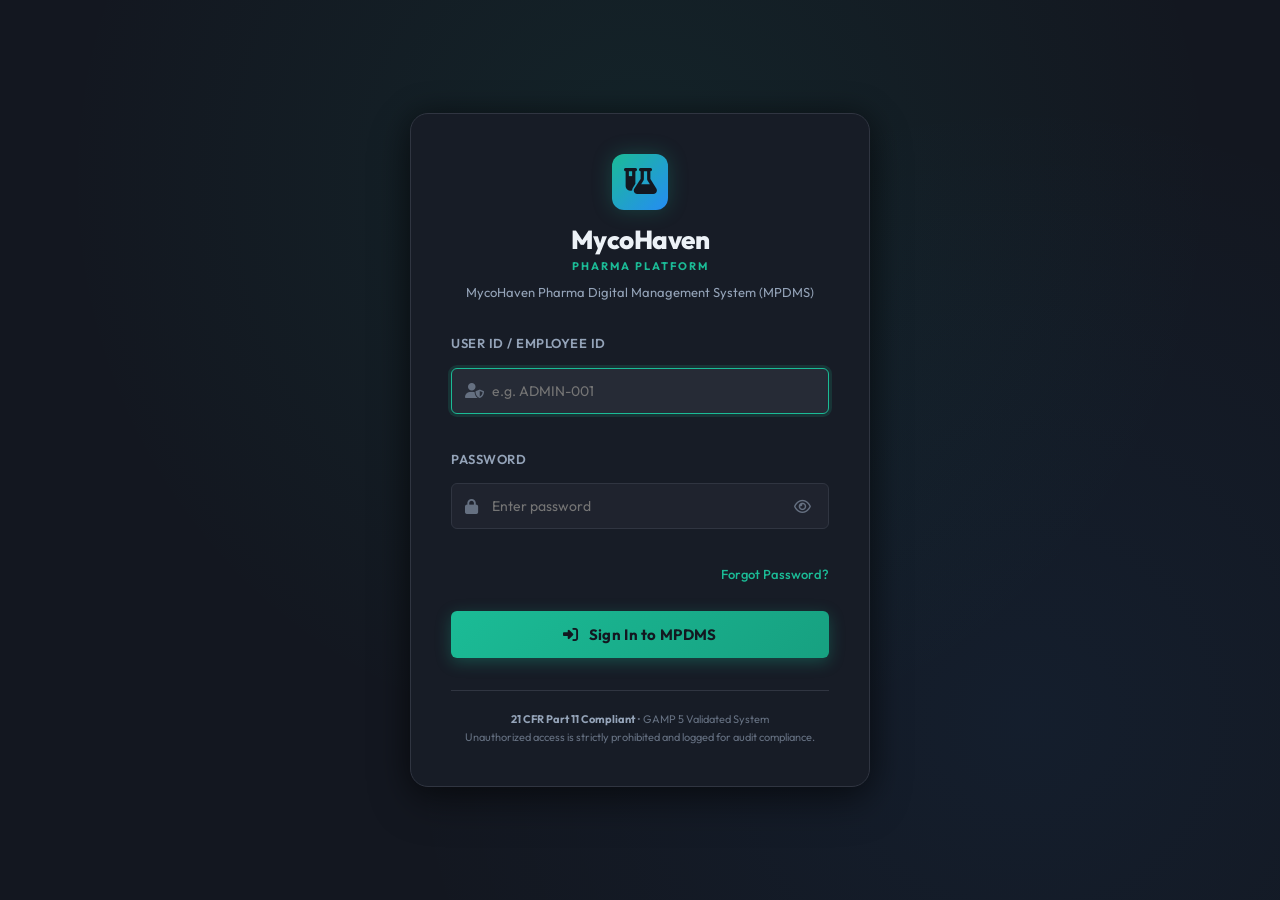
<file: index.html>
<!DOCTYPE html>
<html lang="en">
<head>
    <meta charset="UTF-8">
    <meta name="viewport" content="width=device-width, initial-scale=1.0">
    <title>MycoHaven Pharma Digital Management System (MPDMS)</title>
    <!-- Google Fonts for premium typography -->
    <link rel="preconnect" href="https://fonts.googleapis.com">
    <link rel="preconnect" href="https://fonts.gstatic.com" crossorigin>
    <link href="https://fonts.googleapis.com/css2?family=Outfit:wght@300;400;500;600;700;800&family=Plus+Jakarta+Sans:wght@300;400;500;600;700&display=swap" rel="stylesheet">
    <!-- FontAwesome Icons -->
    <link rel="stylesheet" href="https://cdnjs.cloudflare.com/ajax/libs/font-awesome/6.4.0/css/all.min.css">
    <link rel="stylesheet" href="style.css">
    <!-- Immediate Authentication Guard (Zero-Flash Protection) -->
    <script>
        (function() {
            try {
                const sessionStr = sessionStorage.getItem('mpdms_auth_session');
                if (!sessionStr) {
                    const target = window.location.hash || '';
                    const redirectUrl = target ? 'login.html?redirect=' + encodeURIComponent(target) : 'login.html';
                    window.location.replace(redirectUrl);
                    return;
                }
                const session = JSON.parse(sessionStr);
                const maxAge = 8 * 60 * 60 * 1000; // 8 hours
                const loginTime = session && session.loginTimestamp ? new Date(session.loginTimestamp).getTime() : 0;
                if (!session || !session.token || (Date.now() - loginTime > maxAge)) {
                    sessionStorage.removeItem('mpdms_auth_session');
                    window.location.replace('login.html?reason=expired');
                    return;
                }
            } catch(e) {
                sessionStorage.removeItem('mpdms_auth_session');
                window.location.replace('login.html');
            }
        })();
    </script>
</head>
<body class="theme-dark">
    <div class="app-container">
        <!-- Sidebar Navigation -->
        <aside class="sidebar">
            <div class="sidebar-brand">
                <div class="brand-icon">
                    <i class="fa-solid fa-flask-vial"></i>
                </div>
                <div class="brand-text">
                    <h1>MycoHaven</h1>
                    <span>PHARMA PLATFORM</span>
                </div>
            </div>
            
            <nav class="sidebar-nav">
                <!-- VENDOR LEVEL (Visible only to Super Admin) -->
                <div class="nav-section-label" id="section-superadmin-label">Vendor Administration</div>
                <a href="#super-admin-console" class="nav-item" id="nav-super-admin-console">
                    <i class="fa-solid fa-building-shield"></i>
                    <span>Super Admin Console</span>
                </a>

                <div class="nav-section-label">General</div>
                <a href="#dashboard" class="nav-item active" id="nav-dashboard">
                    <i class="fa-solid fa-chart-line"></i>
                    <span>Dashboard</span>
                </a>
                
                <div class="nav-section-label">Configuration (Masters)</div>
                <a href="#user-master" class="nav-item" id="nav-user-master">
                    <i class="fa-solid fa-user-gear"></i>
                    <span>User Master</span>
                </a>
                <a href="#user-group-master" class="nav-item" id="nav-user-group-master">
                    <i class="fa-solid fa-users-cog"></i>
                    <span>User Group Master</span>
                </a>
                <a href="#department-master" class="nav-item" id="nav-department-master">
                    <i class="fa-solid fa-sitemap"></i>
                    <span>Departments</span>
                </a>
                <a href="#area-master" class="nav-item" id="nav-area-master">
                    <i class="fa-solid fa-door-open"></i>
                    <span>Area Master</span>
                </a>
                <a href="#equipment-master" class="nav-item" id="nav-equipment-master">
                    <i class="fa-solid fa-gears"></i>
                    <span>Equipment Master</span>
                </a>
                <a href="#product-master" class="nav-item" id="nav-product-master">
                    <i class="fa-solid fa-prescription-bottle-medical"></i>
                    <span>Product Master</span>
                </a>
                <a href="#annexure-master" class="nav-item" id="nav-annexure-master">
                    <i class="fa-solid fa-table-list"></i>
                    <span>Annexure Master</span>
                </a>
                <a href="#workflow-config" class="nav-item" id="nav-workflow-config">
                    <i class="fa-solid fa-diagram-next"></i>
                    <span>Workflow Config</span>
                </a>
                <a href="#bmr-template-master" class="nav-item" id="nav-bmr-template-master">
                    <i class="fa-solid fa-file-signature"></i>
                    <span>BMR Template Master</span>
                </a>
                
                <div class="nav-section-label">Production Floor</div>
                <a href="#active-batches" class="nav-item" id="nav-active-batches">
                    <i class="fa-solid fa-industry"></i>
                    <span>Batch Execution</span>
                </a>
                <a href="#area-logbook" class="nav-item" id="nav-area-logbook">
                    <i class="fa-solid fa-book-open"></i>
                    <span>Area Logbook</span>
                </a>
                <a href="#equipment-logbook" class="nav-item" id="nav-equipment-logbook">
                    <i class="fa-solid fa-clipboard-list"></i>
                    <span>Equipment Logbook</span>
                </a>

                <div class="nav-section-label">Compliance</div>
                <a href="#audit-trail" class="nav-item" id="nav-audit-trail">
                    <i class="fa-solid fa-shield-halved"></i>
                    <span>Audit Trail</span>
                </a>
            </nav>
            
            <div class="sidebar-footer">
                <div class="compliance-badge">
                    <i class="fa-solid fa-circle-check"></i>
                    <span id="sidebar-tenant-badge">Aura Pharma Active</span>
                </div>
            </div>
        </aside>

        <!-- Main Workspace -->
        <div class="workspace-wrapper">
            <!-- Header Bar -->
            <header class="app-header">
                <div class="header-left">
                    <button class="mobile-toggle" id="mobile-sidebar-toggle" aria-label="Toggle navigation menu">
                        <i class="fa-solid fa-bars"></i>
                    </button>
                    <div class="header-title">
                        <h2 id="current-view-title">Dashboard Overview</h2>
                        <p id="current-view-subtitle">Real-time batch status and compliance monitoring</p>
                    </div>
                </div>
                
                <div class="header-right">
                    <div class="system-time" id="system-time-display">
                        <i class="fa-regular fa-clock"></i>
                        <span>Jun 21, 2026 18:45 PM</span>
                    </div>

                    <!-- Multi-Tenant Selector Switchers (Demo helper) -->
                    <div class="user-session-control">
                        <div class="session-info">
                            <span class="user-label">Active Company</span>
                            <select id="demo-company-selector" class="user-selector-dropdown" style="max-width: 160px;">
                                <!-- Populated dynamically (SYSTEM, AURA, BIOC) -->
                            </select>
                        </div>
                        <div class="session-info ml-10">
                            <span class="user-label">Logged in as:</span>
                            <span id="header-user-name" style="margin-right: 6px; font-weight: 600; color: var(--color-text-primary);"></span>
                            <span class="user-role-badge" id="header-user-role">Super Admin</span>
                        </div>
                        <select id="demo-user-selector" class="user-selector-dropdown" style="max-width: 180px;">
                            <!-- Populated dynamically based on selected company -->
                        </select>
                        <button class="btn btn-secondary btn-sm ml-10" id="btn-header-change-password" title="Change My Password" style="display: inline-flex; align-items: center; gap: 6px; padding: 6px 12px; font-weight: 600; cursor: pointer;">
                            <i class="fa-solid fa-key"></i> <span>Change Password</span>
                        </button>
                        <button class="btn btn-secondary btn-sm ml-10" id="btn-header-logout" title="Sign Out of MPDMS" style="display: inline-flex; align-items: center; gap: 6px; padding: 6px 12px; color: var(--color-red); border-color: hsla(355, 78%, 56%, 0.3); font-weight: 600; cursor: pointer;">
                            <i class="fa-solid fa-right-from-bracket"></i> <span>Sign Out</span>
                        </button>
                    </div>
                </div>
            </header>

            <!-- Main Panel Container -->
            <main class="content-panel" id="main-panel-container">
                
                <!-- 0. VENDOR SUPER ADMIN CONSOLE -->
                <section id="panel-super-admin-console" class="app-panel">
                    <div class="panel-header-actions">
                        <h3>Tenant Client Companies</h3>
                        <button class="btn btn-primary" id="btn-add-company">
                            <i class="fa-solid fa-building-circle-plus"></i> Register Customer Tenant
                        </button>
                    </div>
                    <div class="card">
                        <div class="table-responsive">
                            <table class="data-table" id="table-companies">
                                <thead>
                                    <tr>
                                        <th>Company ID</th>
                                        <th>Company Name</th>
                                        <th>License Status</th>
                                        <th>Expiry Date</th>
                                        <th>Enabled Modules</th>
                                        <th>Actions</th>
                                    </tr>
                                </thead>
                                <tbody><!-- Populated dynamically --></tbody>
                            </table>
                        </div>
                    </div>
                </section>

                <!-- 1. DASHBOARD PANEL -->
                <section id="panel-dashboard" class="app-panel active">
                    <div class="domain-grid">
                        <a href="#masters" class="domain-card">
                            <div class="domain-icon">
                                <i class="fa-solid fa-folder-open"></i>
                            </div>
                            <div class="domain-title">MASTERS</div>
                            <div class="domain-desc">Configure, manage, and edit company master data, templates, departments, user groups, and workflows.</div>
                        </a>
                        <a href="#execution" class="domain-card">
                            <div class="domain-icon">
                                <i class="fa-solid fa-gears"></i>
                            </div>
                            <div class="domain-title">EXECUTION</div>
                            <div class="domain-desc">Monitor operational batch executions, digital eBMRs, area cleanings, and equipment log entries in real-time.</div>
                        </a>
                    </div>
                </section>

                <!-- Masters Landing Area -->
                <section id="panel-masters" class="app-panel">
                    <div style="margin-bottom: 24px;">
                        <a href="#dashboard" class="btn btn-secondary btn-sm">
                            <i class="fa-solid fa-arrow-left"></i> Back to Dashboard
                        </a>
                    </div>
                    <div class="domain-grid">
                        <a href="#user-master" class="domain-card" id="card-user-management">
                            <div class="domain-icon">
                                <i class="fa-solid fa-users-gear"></i>
                            </div>
                            <div class="domain-title">User Management</div>
                            <div class="domain-desc">Create employee login accounts, configure roles, set statuses, and assign domain privileges.</div>
                        </a>
                        <div class="domain-card" style="opacity: 0.6; cursor: default;">
                            <div class="domain-icon">
                                <i class="fa-solid fa-building"></i>
                            </div>
                            <div class="domain-title">Company / Tenant Master</div>
                            <div class="domain-desc">Future configuration module for corporate entity partitions.</div>
                        </div>
                        <div class="domain-card" style="opacity: 0.6; cursor: default;">
                            <div class="domain-icon">
                                <i class="fa-solid fa-location-dot"></i>
                            </div>
                            <div class="domain-title">Location Master</div>
                            <div class="domain-desc">Future configuration module for facility locations and suites.</div>
                        </div>
                    </div>
                </section>

                <!-- Execution Landing Area -->
                <section id="panel-execution" class="app-panel">
                    <div class="placeholder-panel">
                        <div class="placeholder-icon">
                            <i class="fa-solid fa-gears"></i>
                        </div>
                        <div class="placeholder-title">Execution Navigation Area</div>
                        <div class="placeholder-desc">
                            This area is prepared to hold operational process modules.
                            Real-time batch execution records and operational flow checklists will be registered under this domain.
                        </div>
                        <a href="#dashboard" class="btn btn-secondary">
                            <i class="fa-solid fa-arrow-left"></i> Back to Dashboard
                        </a>
                    </div>
                </section>

                <!-- 2. USER MASTER PANEL -->
                <section id="panel-user-master" class="app-panel">
                    <div class="panel-header-actions">
                        <h3>Employee Registry</h3>
                        <button class="btn btn-primary" id="btn-add-user">
                            <i class="fa-solid fa-user-plus"></i> Add Employee
                        </button>
                    </div>
                    <div class="card">
                        <div class="table-responsive">
                            <table class="data-table" id="table-users">
                                <thead>
                                    <tr>
                                        <th>User ID</th>
                                        <th>User Name</th>
                                        <th>Role</th>
                                        <th>Status</th>
                                        <th>Assigned Access</th>
                                        <th>Actions</th>
                                    </tr>
                                </thead>
                                <tbody></tbody>
                            </table>
                        </div>
                    </div>
                </section>

                <!-- 3. USER GROUP MASTER PANEL -->
                <section id="panel-user-group-master" class="app-panel">
                    <div class="panel-header-actions">
                        <h3>Roles & Permission Policies</h3>
                    </div>
                    <div class="grid-two-cols">
                        <div class="card card-role-selector">
                            <h4>Select Role</h4>
                            <div class="role-list" id="role-selector-list"></div>
                        </div>
                        <div class="card card-role-permissions">
                            <h4 id="selected-role-title">Select a role to configure</h4>
                            <p class="section-desc">Manage granular permissions for manufacturing execution, review, and QA verification steps.</p>
                            <form id="role-permissions-form">
                                <div class="permissions-grid" id="permissions-container"></div>
                                <button type="submit" class="btn btn-primary mt-20" id="btn-save-permissions" disabled>
                                    <i class="fa-solid fa-floppy-disk"></i> Save Permissions
                                </button>
                            </form>
                        </div>
                    </div>
                </section>

                <!-- 4. DEPARTMENT MASTER PANEL -->
                <section id="panel-department-master" class="app-panel">
                    <div class="panel-header-actions">
                        <h3>Departments</h3>
                        <button class="btn btn-primary" id="btn-add-department">
                            <i class="fa-solid fa-plus"></i> Add Department
                        </button>
                    </div>
                    <div class="card">
                        <div class="table-responsive">
                            <table class="data-table" id="table-departments">
                                <thead>
                                    <tr>
                                        <th>Department Name</th>
                                        <th>Assigned Personnel</th>
                                        <th>Status</th>
                                        <th>Actions</th>
                                    </tr>
                                </thead>
                                <tbody></tbody>
                            </table>
                        </div>
                    </div>
                </section>

                <!-- 5. AREA MASTER PANEL -->
                <section id="panel-area-master" class="app-panel">
                    <div class="panel-header-actions">
                        <h3>Manufacturing Area Directory</h3>
                        <button class="btn btn-primary" id="btn-add-area">
                            <i class="fa-solid fa-plus"></i> Add Area
                        </button>
                    </div>
                    <div class="card">
                        <div class="table-responsive">
                            <table class="data-table" id="table-areas">
                                <thead>
                                    <tr>
                                        <th>Area Code</th>
                                        <th>Area Name</th>
                                        <th>Department</th>
                                        <th>Logbook Status</th>
                                        <th>Operation Status</th>
                                        <th>Actions</th>
                                    </tr>
                                </thead>
                                <tbody></tbody>
                            </table>
                        </div>
                    </div>
                </section>

                <!-- 6. EQUIPMENT MASTER PANEL -->
                <section id="panel-equipment-master" class="app-panel">
                    <div class="panel-header-actions">
                        <h3>Equipment Directory</h3>
                        <button class="btn btn-primary" id="btn-add-equipment">
                            <i class="fa-solid fa-plus"></i> Register Equipment
                        </button>
                    </div>
                    <div class="card">
                        <div class="table-responsive">
                            <table class="data-table" id="table-equipments">
                                <thead>
                                    <tr>
                                        <th>Equipment ID</th>
                                        <th>Equipment Name</th>
                                        <th>Area Location</th>
                                        <th>Make & Model</th>
                                        <th>Calibration Date</th>
                                        <th>Status</th>
                                        <th>Actions</th>
                                    </tr>
                                </thead>
                                <tbody></tbody>
                            </table>
                        </div>
                    </div>
                </section>

                <!-- 7. PRODUCT MASTER PANEL -->
                <section id="panel-product-master" class="app-panel">
                    <div class="panel-header-actions">
                        <h3>Product Catalog</h3>
                        <button class="btn btn-primary" id="btn-add-product">
                            <i class="fa-solid fa-plus"></i> Add Product
                        </button>
                    </div>
                    <div class="card">
                        <div class="table-responsive">
                            <table class="data-table" id="table-products">
                                <thead>
                                    <tr>
                                        <th>Product Code</th>
                                        <th>Product Name</th>
                                        <th>Standard Batch Size</th>
                                        <th>Manufacturing Steps</th>
                                        <th>Actions</th>
                                    </tr>
                                </thead>
                                <tbody></tbody>
                            </table>
                        </div>
                    </div>
                </section>

                <!-- 7B. ANNEXURE MASTER PANEL -->
                <section id="panel-annexure-master" class="app-panel">
                    <div class="panel-header-actions">
                        <h3>Annexure Templates</h3>
                        <button class="btn btn-primary" id="btn-add-annexure">
                            <i class="fa-solid fa-file-circle-plus"></i> Define Annexure
                        </button>
                    </div>
                    <div class="card">
                        <div class="table-responsive">
                            <table class="data-table" id="table-annexures">
                                <thead>
                                    <tr>
                                        <th>Annexure ID</th>
                                        <th>Annexure Name</th>
                                        <th>Columns Configured</th>
                                        <th>Check Items Count</th>
                                        <th>Actions</th>
                                    </tr>
                                </thead>
                                <tbody></tbody>
                            </table>
                        </div>
                    </div>
                </section>

                <!-- 7C. WORKFLOW CONFIG PANEL -->
                <section id="panel-workflow-config" class="app-panel">
                    <div class="panel-header-actions">
                        <h3>Approval Workflows</h3>
                        <button class="btn btn-primary" id="btn-add-workflow">
                            <i class="fa-solid fa-route"></i> Configure Workflow Route
                        </button>
                    </div>
                    <div class="card">
                        <div class="table-responsive">
                            <table class="data-table" id="table-workflows">
                                <thead>
                                    <tr>
                                        <th>Workflow Name</th>
                                        <th>Workflow Sequence</th>
                                        <th>Steps Count</th>
                                        <th>Actions</th>
                                    </tr>
                                </thead>
                                <tbody></tbody>
                            </table>
                        </div>
                    </div>
                </section>

                <!-- 8. BMR TEMPLATE MASTER PANEL -->
                <section id="panel-bmr-template-master" class="app-panel">
                    <div class="panel-header-actions">
                        <h3>Digital BMR Templates</h3>
                        <button class="btn btn-primary" id="btn-create-template">
                            <i class="fa-solid fa-file-circle-plus"></i> Create BMR Template
                        </button>
                    </div>
                    <div class="card">
                        <div class="table-responsive">
                            <table class="data-table" id="table-bmr-templates">
                                <thead>
                                    <tr>
                                        <th>Template Name</th>
                                        <th>Target Product</th>
                                        <th>BMR Code</th>
                                        <th>Number of Steps</th>
                                        <th>Annexure Attached</th>
                                        <th>Workflow Applied</th>
                                        <th>Status</th>
                                        <th>Actions</th>
                                    </tr>
                                </thead>
                                <tbody></tbody>
                            </table>
                        </div>
                    </div>
                </section>

                <!-- 9. ACTIVE BATCHES PANEL -->
                <section id="panel-active-batches" class="app-panel">
                    <div class="panel-header-actions">
                        <h3>Batch Manufacturing Executions</h3>
                        <button class="btn btn-primary" id="btn-create-batch">
                            <i class="fa-solid fa-circle-plus"></i> Initiate Batch (Create Batch)
                        </button>
                    </div>
                    
                    <div class="batch-filters">
                        <button class="filter-tab active" data-filter="all">All Batches</button>
                        <button class="filter-tab" data-filter="active">In Progress</button>
                        <button class="filter-tab" data-filter="review">Pending Review</button>
                        <button class="filter-tab" data-filter="approve">Pending Approval</button>
                        <button class="filter-tab" data-filter="completed">Released / Closed</button>
                    </div>

                    <div class="grid-three-cols" id="batches-grid-list"></div>
                </section>

                <!-- 10. BATCH EXECUTION DETAIL PANEL -->
                <section id="panel-batch-execution" class="app-panel">
                    <div class="batch-execution-header">
                        <div class="execution-meta">
                            <button class="btn btn-secondary btn-sm mb-10" id="btn-back-to-batches">
                                <i class="fa-solid fa-arrow-left"></i> Back to Batches
                            </button>
                            <div class="batch-main-info">
                                <h3 id="exec-batch-number">Batch # B260621-01</h3>
                                <span class="badge" id="exec-batch-status">In Progress</span>
                            </div>
                            <p id="exec-product-info">Product: Paracetamol 500mg</p>
                        </div>
                        <div class="execution-actions" id="batch-actions-container"></div>
                    </div>

                    <div class="batch-execution-layout">
                        <!-- Steps Navigation Sidebar -->
                        <div class="execution-sidebar-steps">
                            <h4>Manufacturing Steps</h4>
                            <div class="steps-progress-list" id="exec-steps-list"></div>
                            
                            <!-- Attached Annexure navigation block -->
                            <div id="exec-annexure-nav-section" style="margin-top: 20px; border-top: 1px solid var(--color-border); padding-top: 15px; display: none;">
                                <h4 style="font-size: 11px;">Attached Annexure</h4>
                                <button class="step-nav-btn mt-10" id="btn-nav-exec-annexure">
                                    <span><i class="fa-solid fa-table-cells"></i> Record Sheet</span>
                                    <div class="step-check-icon">
                                        <i class="fa-solid fa-circle" id="exec-annexure-check-icon"></i>
                                    </div>
                                </button>
                            </div>
                        </div>

                        <!-- Active Step Execution Form -->
                        <div class="execution-step-content card">
                            <div id="execution-step-normal-view">
                                <div class="step-header">
                                    <h3 id="active-step-title">1. Material Dispensing</h3>
                                    <span class="step-status-badge" id="active-step-status">Pending Operator Sign-off</span>
                                </div>
                                
                                <div class="step-body-content" id="active-step-form-container"></div>

                                <div class="step-compliance-logs border-top pt-20 mt-20">
                                    <h4>Area & Equipment Logs</h4>
                                    <div class="grid-two-cols">
                                        <div class="mini-log-card">
                                            <h5><i class="fa-solid fa-door-open"></i> Area Usage Log</h5>
                                            <div id="step-area-log-status">No Area logged</div>
                                        </div>
                                        <div class="mini-log-card">
                                            <h5><i class="fa-solid fa-gears"></i> Equipment Log</h5>
                                            <div id="step-equipment-log-status">No Equipment logged</div>
                                        </div>
                                    </div>
                                </div>

                                <div class="step-sign-off-section border-top pt-20 mt-20">
                                    <div id="step-signoff-status-msg"></div>
                                    <div id="step-signoff-action-area">
                                        <button class="btn btn-success" id="btn-sign-step">
                                            <i class="fa-solid fa-signature"></i> Sign and Complete Step
                                        </button>
                                    </div>
                                </div>
                            </div>
                            
                            <!-- Tabular Annexure form execution view (toggled in production.js) -->
                            <div id="execution-step-annexure-view" style="display: none;">
                                <div class="step-header">
                                    <h3 id="exec-annexure-title">Annexure Checksheet</h3>
                                    <span class="step-status-badge" id="exec-annexure-status">Incomplete</span>
                                </div>
                                <div style="font-size: 13px; color: var(--color-text-secondary); margin-bottom: 20px;">
                                    Please fill out the requested quality check parameter rows. Each row completion represents a GMP record entry.
                                </div>
                                <div class="table-responsive">
                                    <table class="data-table" id="table-exec-annexure-grid">
                                        <thead><!-- Dynamic headers --></thead>
                                        <tbody><!-- Dynamic rows --></tbody>
                                    </table>
                                </div>
                                <div class="step-sign-off-section border-top pt-20 mt-20">
                                    <div id="annexure-signoff-status-msg"></div>
                                    <div id="annexure-signoff-action-area">
                                        <button class="btn btn-success" id="btn-sign-annexure">
                                            <i class="fa-solid fa-signature"></i> Verify & Sign Annexure
                                        </button>
                                    </div>
                                </div>
                            </div>
                        </div>
                    </div>
                </section>

                <!-- 11. AREA LOGBOOK PANEL -->
                <section id="panel-area-logbook" class="app-panel">
                    <div class="panel-header-actions">
                        <h3>Area Cleanliness & Usage Logbook</h3>
                        <button class="btn btn-primary btn-sm" id="btn-add-manual-area-log">
                            <i class="fa-solid fa-broom"></i> Record Manual e-Log Cleaning
                        </button>
                    </div>
                    <div class="card">
                        <div class="table-responsive">
                            <table class="data-table" id="table-area-logbook">
                                <thead>
                                    <tr>
                                        <th>Timestamp</th>
                                        <th>Area Code</th>
                                        <th>Area Name</th>
                                        <th>Activity Logged</th>
                                        <th>Batch Associated</th>
                                        <th>Operator Sign-off</th>
                                        <th>Clean Status</th>
                                    </tr>
                                </thead>
                                <tbody></tbody>
                            </table>
                        </div>
                    </div>
                </section>

                <!-- 12. EQUIPMENT LOGBOOK PANEL -->
                <section id="panel-equipment-logbook" class="app-panel">
                    <div class="panel-header-actions">
                        <h3>Equipment Usage & Cleaning Logbook</h3>
                        <button class="btn btn-primary btn-sm" id="btn-add-manual-equipment-log">
                            <i class="fa-solid fa-screwdriver-wrench"></i> Record Manual e-Log Activity
                        </button>
                    </div>
                    <div class="card">
                        <div class="table-responsive">
                            <table class="data-table" id="table-equipment-logbook">
                                <thead>
                                    <tr>
                                        <th>Timestamp</th>
                                        <th>Equipment ID</th>
                                        <th>Equipment Name</th>
                                        <th>Activity Logged</th>
                                        <th>Batch Associated</th>
                                        <th>Operator Sign-off</th>
                                        <th>Operational State</th>
                                    </tr>
                                </thead>
                                <tbody></tbody>
                            </table>
                        </div>
                    </div>
                </section>

                <!-- 13. AUDIT TRAIL PANEL -->
                <section id="panel-audit-trail" class="app-panel">
                    <div class="panel-header-actions">
                        <h3>Chronological Audit Trail</h3>
                        <div class="audit-filters-container">
                            <div class="form-group flex-row">
                                <input type="text" placeholder="Search logs (action, description)..." id="audit-search" class="form-input">
                                <select id="audit-filter-user" class="form-input select-sm">
                                    <option value="">All Users</option>
                                </select>
                                <select id="audit-filter-action" class="form-input select-sm">
                                    <option value="">All Actions</option>
                                    <option value="LOGIN">User Login</option>
                                    <option value="CREATE">Record Created</option>
                                    <option value="UPDATE">Record Updated</option>
                                    <option value="DELETE">Record Deleted</option>
                                    <option value="BATCH_SIGN">Batch Step Sign-off</option>
                                    <option value="BATCH_WORKFLOW">Workflow State Change</option>
                                </select>
                                <button class="btn btn-secondary" id="btn-export-audit">
                                    <i class="fa-solid fa-download"></i> Export
                                </button>
                            </div>
                        </div>
                    </div>
                    <div class="card">
                        <div class="table-responsive">
                            <table class="data-table" id="table-audit-trail">
                                <thead>
                                    <tr>
                                        <th>Timestamp</th>
                                        <th>User</th>
                                        <th>Role</th>
                                        <th>Action Type</th>
                                        <th>Details</th>
                                        <th>IP/Location</th>
                                        <th>Verification</th>
                                    </tr>
                                </thead>
                                <tbody></tbody>
                            </table>
                        </div>
                    </div>
                </section>
            </main>
        </div>
    </div>

    <!-- DYNAMIC DIALOG MODALS -->
    
    <!-- 0. CREATE COMPANY MODAL (Super Admin) -->
    <div class="modal" id="modal-company">
        <div class="modal-content modal-md">
            <div class="modal-header">
                <h3>Register Customer Tenant Company</h3>
                <button class="btn-close-modal"><i class="fa-solid fa-xmark"></i></button>
            </div>
            <form id="form-company">
                <div class="modal-body">
                    <div class="form-group">
                        <label for="company-id">Company Unique ID (Code)</label>
                        <input type="text" id="company-id" class="form-input" placeholder="e.g. APEX" required>
                    </div>
                    <div class="form-group">
                        <label for="company-name">Company Name</label>
                        <input type="text" id="company-name" class="form-input" placeholder="e.g. Apex Pharmaceuticals Ltd." required>
                    </div>
                    <div class="form-group">
                        <label for="company-expiry">License Expiry Date</label>
                        <input type="date" id="company-expiry" class="form-input" required>
                    </div>
                    <div class="form-group">
                        <label>Enable Platform Modules</label>
                        <div style="display: grid; grid-template-columns: 1fr 1fr; gap: 10px; margin-top: 6px;">
                            <label class="permission-checkbox-card">
                                <input type="checkbox" name="company-modules" value="eBMR" checked> <span>eBMR (Core)</span>
                            </label>
                            <label class="permission-checkbox-card">
                                <input type="checkbox" name="company-modules" value="LIMS"> <span>LIMS (Lab)</span>
                            </label>
                            <label class="permission-checkbox-card">
                                <input type="checkbox" name="company-modules" value="QMS"> <span>QMS (Quality)</span>
                            </label>
                            <label class="permission-checkbox-card">
                                <input type="checkbox" name="company-modules" value="DMS"> <span>DMS (Docs)</span>
                            </label>
                        </div>
                    </div>
                </div>
                <div class="modal-footer">
                    <button type="button" class="btn btn-secondary btn-cancel-modal">Cancel</button>
                    <button type="submit" class="btn btn-primary">Save Company</button>
                </div>
            </form>
        </div>
    </div>

    <!-- 1. ELECTRONIC SIGNATURE MODAL -->
    <div class="modal" id="modal-esignature">
        <div class="modal-content modal-md glass-card">
            <div class="modal-header">
                <h3>Electronic Signature Verification</h3>
                <button class="btn-close-modal"><i class="fa-solid fa-xmark"></i></button>
            </div>
            <div class="modal-body">
                <div class="esign-warning-banner" style="margin-bottom: 14px;">
                    <i class="fa-solid fa-shield-halved" style="color: var(--color-teal); font-size: 18px;"></i>
                    <p style="margin: 0; font-size: 12px; line-height: 1.4;">Please enter your login password to confirm your electronic signature. This legally binding signature will be recorded in the permanent audit trail with a timestamp and your authenticated user identity.</p>
                </div>
                <div id="esign-error-msg" style="display: none; color: #ff5252; background: rgba(255, 82, 82, 0.1); border: 1px solid rgba(255, 82, 82, 0.3); padding: 8px 12px; border-radius: 6px; font-size: 12px; margin-bottom: 12px;"></div>
                <form id="form-esignature">
                    <div class="form-group">
                        <label>User</label>
                        <input type="text" id="esign-user-display" class="form-input" readonly style="background: var(--color-bg-secondary); font-weight: 600;">
                    </div>
                    <div class="form-group">
                        <label>Action / Document</label>
                        <input type="text" id="esign-purpose" class="form-input" readonly style="background: var(--color-bg-secondary); font-size: 12px;">
                    </div>
                    <div class="form-group">
                        <label for="esign-password">Please enter your login password <span style="color:var(--color-danger);">*</span></label>
                        <input type="password" id="esign-password" class="form-input" placeholder="Enter your login password" required autocomplete="current-password">
                    </div>
                    <div class="modal-footer" style="padding: 12px 0 0 0; margin-top: 16px;">
                        <button type="button" class="btn btn-secondary btn-cancel-modal">Cancel</button>
                        <button type="submit" class="btn btn-primary" id="btn-esign-confirm">
                            <i class="fa-solid fa-signature"></i> Confirm & Sign
                        </button>
                    </div>
                </form>
            </div>
        </div>
    </div>

    <!-- 2. CREATE USER WIZARD MODAL -->
    <div class="modal" id="modal-user">
        <div class="modal-content modal-md">
            <div class="modal-header">
                <h3 id="modal-user-title">CREATE USER — STEP 1 OF 2</h3>
                <button class="btn-close-modal"><i class="fa-solid fa-xmark"></i></button>
            </div>
            
            <!-- Progress Stepper Indicator -->
            <div style="padding: 12px 20px 0 20px;">
                <div class="wizard-stepper" style="display: flex; gap: 12px; padding-bottom: 12px; border-bottom: 1px solid var(--color-border);">
                    <div id="step-tab-1" class="wizard-step-badge active" style="flex: 1; display: flex; align-items: center; gap: 8px; padding: 8px 12px; border-radius: 6px; background: rgba(33, 150, 243, 0.15); border: 1px solid var(--color-blue); font-size: 12px; font-weight: 600; color: var(--color-blue);">
                        <span style="display: inline-flex; align-items: center; justify-content: center; width: 22px; height: 22px; border-radius: 50%; background: var(--color-blue); color: #fff; font-size: 11px;">1</span>
                        <span>User Details</span>
                    </div>
                    <div id="step-tab-2" class="wizard-step-badge" style="flex: 1; display: flex; align-items: center; gap: 8px; padding: 8px 12px; border-radius: 6px; background: var(--color-bg-secondary); border: 1px solid var(--color-border); font-size: 12px; font-weight: 600; color: var(--color-text-muted);">
                        <span style="display: inline-flex; align-items: center; justify-content: center; width: 22px; height: 22px; border-radius: 50%; background: var(--color-bg-tertiary); color: var(--color-text-muted); font-size: 11px;">2</span>
                        <span>Access & Password</span>
                    </div>
                </div>
            </div>

            <form id="form-user">
                <!-- STEP 1: USER DETAILS -->
                <div id="wizard-step-1">
                    <div class="modal-body" style="padding-top: 10px;">
                        <div id="step1-error-msg" style="display: none; color: #ff5252; background: rgba(255, 82, 82, 0.1); border: 1px solid rgba(255, 82, 82, 0.3); padding: 8px 12px; border-radius: 6px; font-size: 12px; margin-bottom: 12px;"></div>
                        <div class="form-group">
                            <label for="user-emp-id">User ID <span style="color:var(--color-danger);">*</span></label>
                            <input type="text" id="user-emp-id" class="form-input" placeholder="e.g. test-employee" required>
                        </div>
                        <div class="form-group">
                            <label for="user-name">Employee / User Name <span style="color:var(--color-danger);">*</span></label>
                            <input type="text" id="user-name" class="form-input" placeholder="e.g. Test Employee" required>
                        </div>
                        <div class="form-group">
                            <label for="user-email">Email Address</label>
                            <input type="email" id="user-email" class="form-input" placeholder="e.g. test@mycohaven.com">
                        </div>
                        <div class="form-group">
                            <label for="user-role">Role <span style="color:var(--color-danger);">*</span></label>
                            <select id="user-role" class="form-input" required>
                                <option value="Employee" selected>Employee</option>
                                <option value="Administrator">Administrator</option>
                            </select>
                        </div>
                        <div class="form-group">
                            <label for="user-dept">Department <span style="color:var(--color-danger);">*</span></label>
                            <select id="user-dept" class="form-input" required></select>
                        </div>
                        <div class="form-group">
                            <label for="user-status">Account Status <span style="color:var(--color-danger);">*</span></label>
                            <select id="user-status" class="form-input" required>
                                <option value="Active" selected>Active</option>
                                <option value="Inactive">Inactive</option>
                            </select>
                        </div>
                    </div>
                    <div class="modal-footer">
                        <button type="button" class="btn btn-secondary btn-cancel-modal">Cancel</button>
                        <button type="button" class="btn btn-primary" id="btn-wizard-next">Next →</button>
                    </div>
                </div>

                <!-- STEP 2: PASSWORD + ACCESS PRIVILEGES -->
                <div id="wizard-step-2" style="display: none;">
                    <div class="modal-body" style="padding-top: 10px;">
                        <div id="step2-error-msg" style="display: none; color: #ff5252; background: rgba(255, 82, 82, 0.1); border: 1px solid rgba(255, 82, 82, 0.3); padding: 8px 12px; border-radius: 6px; font-size: 12px; margin-bottom: 12px;"></div>
                        
                        <!-- PASSWORD SECTION -->
                        <div style="margin-bottom: 14px;">
                            <div style="font-weight: 700; font-size: 13px; color: var(--color-teal); display: flex; align-items: center; gap: 6px; border-bottom: 1px solid var(--color-border); padding-bottom: 4px; margin-bottom: 10px;">
                                <i class="fa-solid fa-key"></i> Initial Password
                            </div>
                            <div style="display: grid; grid-template-columns: 1fr 1fr; gap: 12px;">
                                <div class="form-group" style="margin-bottom: 0;">
                                    <label for="user-password">Password <span style="color:var(--color-danger);">*</span></label>
                                    <input type="password" id="user-password" class="form-input" placeholder="Enter secure password">
                                </div>
                                <div class="form-group" style="margin-bottom: 0;">
                                    <label for="user-confirm-password">Confirm Password <span style="color:var(--color-danger);">*</span></label>
                                    <input type="password" id="user-confirm-password" class="form-input" placeholder="Re-enter password">
                                </div>
                            </div>
                        </div>

                        <!-- ACCESS PRIVILEGES SECTION -->
                        <div>
                            <div style="font-weight: 700; font-size: 13px; color: var(--color-blue); display: flex; align-items: center; gap: 6px; border-bottom: 1px solid var(--color-border); padding-bottom: 4px; margin-bottom: 8px;">
                                <i class="fa-solid fa-shield-halved"></i> Access Privileges
                            </div>
                            <div style="border: 1px solid var(--color-border); border-radius: 6px; padding: 10px 12px; max-height: 200px; overflow-y: auto; background: var(--color-bg-secondary);">
                                
                                <!-- MASTERS DOMAIN -->
                                <div style="margin-bottom: 12px;">
                                    <div style="font-weight: 700; font-size: 12px; color: var(--color-teal); display: flex; align-items: center; gap: 6px; border-bottom: 1px solid var(--color-border); padding-bottom: 3px;">
                                        <i class="fa-solid fa-folder-open"></i> Masters Domain
                                    </div>
                                    <div style="margin-left: 10px; margin-top: 6px;">
                                        <div style="font-weight: 600; font-size: 11px; color: var(--color-text-primary);">User Management</div>
                                        <div style="display: grid; grid-template-columns: repeat(2, 1fr); gap: 6px; margin-top: 4px;">
                                            <label style="font-size: 11px; cursor: pointer;"><input type="checkbox" name="priv-masters-user_management" value="View"> View</label>
                                            <label style="font-size: 11px; cursor: pointer;"><input type="checkbox" name="priv-masters-user_management" value="Create"> Create User</label>
                                            <label style="font-size: 11px; cursor: pointer;"><input type="checkbox" name="priv-masters-user_management" value="Edit"> Edit User</label>
                                            <label style="font-size: 11px; cursor: pointer;"><input type="checkbox" name="priv-masters-user_management" value="Activate"> Activate / Deactivate</label>
                                            <label style="font-size: 11px; cursor: pointer;"><input type="checkbox" name="priv-masters-user_management" value="ResetPassword"> Reset Password</label>
                                            <label style="font-size: 11px; cursor: pointer;"><input type="checkbox" name="priv-masters-user_management" value="AssignPrivileges"> Assign Privileges</label>
                                        </div>
                                    </div>
                                </div>

                                <!-- EXECUTION DOMAIN -->
                                <div>
                                    <div style="font-weight: 700; font-size: 12px; color: var(--color-blue); display: flex; align-items: center; gap: 6px; border-bottom: 1px solid var(--color-border); padding-bottom: 3px;">
                                        <i class="fa-solid fa-gears"></i> Execution Domain
                                    </div>
                                    
                                    <!-- eBMR -->
                                    <div style="margin-left: 10px; margin-top: 6px;">
                                        <div style="font-weight: 600; font-size: 11px; color: var(--color-text-primary);">eBMR (Batch Record Execution)</div>
                                        <div style="display: grid; grid-template-columns: repeat(3, 1fr); gap: 6px; margin-top: 4px;">
                                            <label style="font-size: 11px; cursor: pointer;"><input type="checkbox" name="priv-execution-ebmr" value="View" checked> View</label>
                                            <label style="font-size: 11px; cursor: pointer;"><input type="checkbox" name="priv-execution-ebmr" value="Create"> Create</label>
                                            <label style="font-size: 11px; cursor: pointer;"><input type="checkbox" name="priv-execution-ebmr" value="Execute" checked> Execute</label>
                                            <label style="font-size: 11px; cursor: pointer;"><input type="checkbox" name="priv-execution-ebmr" value="Submit"> Submit</label>
                                            <label style="font-size: 11px; cursor: pointer;"><input type="checkbox" name="priv-execution-ebmr" value="Review"> Review</label>
                                            <label style="font-size: 11px; cursor: pointer;"><input type="checkbox" name="priv-execution-ebmr" value="Approve"> Approve</label>
                                        </div>
                                    </div>

                                    <!-- eLogbook -->
                                    <div style="margin-left: 10px; margin-top: 8px;">
                                        <div style="font-weight: 600; font-size: 11px; color: var(--color-text-primary);">eLogbook (Area & Equipment Logs)</div>
                                        <div style="display: grid; grid-template-columns: repeat(3, 1fr); gap: 6px; margin-top: 4px;">
                                            <label style="font-size: 11px; cursor: pointer;"><input type="checkbox" name="priv-execution-elogbook" value="View" checked> View</label>
                                            <label style="font-size: 11px; cursor: pointer;"><input type="checkbox" name="priv-execution-elogbook" value="Create"> Create</label>
                                            <label style="font-size: 11px; cursor: pointer;"><input type="checkbox" name="priv-execution-elogbook" value="Execute" checked> Execute</label>
                                        </div>
                                    </div>

                                    <!-- Reports -->
                                    <div style="margin-left: 10px; margin-top: 8px;">
                                        <div style="font-weight: 600; font-size: 11px; color: var(--color-text-primary);">Reports & Analytics</div>
                                        <div style="display: grid; grid-template-columns: repeat(3, 1fr); gap: 6px; margin-top: 4px;">
                                            <label style="font-size: 11px; cursor: pointer;"><input type="checkbox" name="priv-execution-reports" value="View"> View</label>
                                            <label style="font-size: 11px; cursor: pointer;"><input type="checkbox" name="priv-execution-reports" value="Export"> Export</label>
                                        </div>
                                    </div>

                                </div>
                            </div>
                        </div>

                    </div>
                    <div class="modal-footer">
                        <button type="button" class="btn btn-secondary" id="btn-wizard-back">← Back</button>
                        <button type="button" class="btn btn-secondary btn-cancel-modal">Cancel</button>
                        <button type="submit" class="btn btn-primary" id="btn-wizard-submit">Create User</button>
                    </div>
                </div>
            </form>
        </div>
    </div>

    <!-- 3. CREATE DEPARTMENT MODAL -->
    <div class="modal" id="modal-department">
        <div class="modal-content modal-md">
            <div class="modal-header">
                <h3>Add Department</h3>
                <button class="btn-close-modal"><i class="fa-solid fa-xmark"></i></button>
            </div>
            <form id="form-department">
                <div class="modal-body">
                    <div class="form-group">
                        <label for="dept-name">Department Name</label>
                        <input type="text" id="dept-name" class="form-input" placeholder="e.g. Quality Assurance" required>
                    </div>
                    <div class="form-group flex-row align-center">
                        <input type="checkbox" id="dept-active" checked>
                        <label for="dept-active" class="ml-10">Department Active</label>
                    </div>
                </div>
                <div class="modal-footer">
                    <button type="button" class="btn btn-secondary btn-cancel-modal">Cancel</button>
                    <button type="submit" class="btn btn-primary">Save Department</button>
                </div>
            </form>
        </div>
    </div>

    <!-- 4. CREATE AREA MODAL -->
    <div class="modal" id="modal-area">
        <div class="modal-content modal-md">
            <div class="modal-header">
                <h3 id="modal-area-title">Configure Manufacturing Area</h3>
                <button class="btn-close-modal"><i class="fa-solid fa-xmark"></i></button>
            </div>
            <form id="form-area">
                <div class="modal-body">
                    <div class="form-group">
                        <label for="area-code">Area Code</label>
                        <input type="text" id="area-code" class="form-input" placeholder="e.g. COMP-01" required>
                    </div>
                    <div class="form-group">
                        <label for="area-name">Area Name</label>
                        <input type="text" id="area-name" class="form-input" placeholder="e.g. Compression Room 1" required>
                    </div>
                    <div class="form-group">
                        <label for="area-dept">Department Coordinator</label>
                        <select id="area-dept" class="form-input" required></select>
                    </div>
                    <div class="form-group">
                        <label for="area-status">Operation Status</label>
                        <select id="area-status" class="form-input" required>
                            <option value="Active">Operational / Clean</option>
                            <option value="Dirty">Needs Cleaning / Clearing</option>
                            <option value="Maintenance">Maintenance In Progress</option>
                            <option value="Inactive">Decommissioned</option>
                        </select>
                    </div>
                </div>
                <div class="modal-footer">
                    <button type="button" class="btn btn-secondary btn-cancel-modal">Cancel</button>
                    <button type="submit" class="btn btn-primary">Save Area</button>
                </div>
            </form>
        </div>
    </div>

    <!-- 5. REGISTER EQUIPMENT MODAL -->
    <div class="modal" id="modal-equipment">
        <div class="modal-content modal-md">
            <div class="modal-header">
                <h3 id="modal-equipment-title">Register Equipment</h3>
                <button class="btn-close-modal"><i class="fa-solid fa-xmark"></i></button>
            </div>
            <form id="form-equipment">
                <div class="modal-body">
                    <div class="form-group">
                        <label for="equip-id">Equipment ID</label>
                        <input type="text" id="equip-id" class="form-input" placeholder="e.g. E-COMP-20" required>
                    </div>
                    <div class="form-group">
                        <label for="equip-name">Equipment Name</label>
                        <input type="text" id="equip-name" class="form-input" placeholder="e.g. High Speed Tablet Compression" required>
                    </div>
                    <div class="form-group">
                        <label for="equip-area">Area Location</label>
                        <select id="equip-area" class="form-input" required></select>
                    </div>
                    <div class="form-group">
                        <label for="equip-make">Make / Manufacturer</label>
                        <input type="text" id="equip-make" class="form-input" placeholder="e.g. Fette" required>
                    </div>
                    <div class="form-group">
                        <label for="equip-model">Model Number</label>
                        <input type="text" id="equip-model" class="form-input" placeholder="e.g. FE55" required>
                    </div>
                    <div class="form-group">
                        <label for="equip-calibration">Calibration Due Date</label>
                        <input type="date" id="equip-calibration" class="form-input" required>
                    </div>
                    <div class="form-group">
                        <label for="equip-status">Equipment Status</label>
                        <select id="equip-status" class="form-input" required>
                            <option value="Active">Available / Clean</option>
                            <option value="In Use">In Production</option>
                            <option value="Dirty">Requires Cleaning</option>
                            <option value="Maintenance">Under Calibration/Repair</option>
                        </select>
                    </div>
                </div>
                <div class="modal-footer">
                    <button type="button" class="btn btn-secondary btn-cancel-modal">Cancel</button>
                    <button type="submit" class="btn btn-primary">Save Equipment</button>
                </div>
            </form>
        </div>
    </div>

    <!-- 6. CREATE PRODUCT MODAL -->
    <div class="modal" id="modal-product">
        <div class="modal-content modal-md">
            <div class="modal-header">
                <h3 id="modal-product-title">Add Product Details</h3>
                <button class="btn-close-modal"><i class="fa-solid fa-xmark"></i></button>
            </div>
            <form id="form-product">
                <div class="modal-body">
                    <div class="form-group">
                        <label for="prod-code">Product Code</label>
                        <input type="text" id="prod-code" class="form-input" placeholder="e.g. PC-500" required>
                    </div>
                    <div class="form-group">
                        <label for="prod-name">Product Name</label>
                        <input type="text" id="prod-name" class="form-input" placeholder="e.g. Paracetamol Tablets" required>
                    </div>
                    <div class="form-group">
                        <label for="prod-size">Standard Batch Size (kg / units)</label>
                        <input type="text" id="prod-size" class="form-input" placeholder="e.g. 500 kg" required>
                    </div>
                </div>
                <div class="modal-footer">
                    <button type="button" class="btn btn-secondary btn-cancel-modal">Cancel</button>
                    <button type="submit" class="btn btn-primary">Save Product</button>
                </div>
            </form>
        </div>
    </div>

    <!-- 7A. CREATE ANNEXURE TEMPLATE MODAL -->
    <div class="modal" id="modal-annexure">
        <div class="modal-content modal-md">
            <div class="modal-header">
                <h3>Define Dynamic Annexure Checksheet</h3>
                <button class="btn-close-modal"><i class="fa-solid fa-xmark"></i></button>
            </div>
            <form id="form-annexure">
                <div class="modal-body max-h-500 overflow-y">
                    <div class="form-group">
                        <label for="annexure-uid">Annexure Reference ID</label>
                        <input type="text" id="annexure-uid" class="form-input" placeholder="e.g. ANX-LC-01" required>
                    </div>
                    <div class="form-group">
                        <label for="annexure-name">Annexure Title</label>
                        <input type="text" id="annexure-name" class="form-input" placeholder="e.g. Area Cleaning Line Clearance Log" required>
                    </div>
                    <div class="form-group">
                        <label for="annexure-cols">Columns (comma separated list)</label>
                        <input type="text" id="annexure-cols" class="form-input" placeholder="e.g. Check Parameter, Status (Pass/Fail), Operator Sign" value="Check Item, Verified (Yes/No), Remarks" required>
                    </div>
                    <div class="form-group">
                        <div style="display: flex; justify-content: space-between; align-items: center; margin-bottom: 6px;">
                            <label style="margin-bottom: 0;">Tabular Row Checklist Items</label>
                            <button type="button" class="btn btn-secondary btn-sm" id="btn-add-annexure-row-item" style="padding: 2px 8px; font-size: 11px;">
                                <i class="fa-solid fa-plus"></i> Add Row
                            </button>
                        </div>
                        <div id="annexure-rows-builder-container" style="display: flex; flex-direction: column; gap: 8px;">
                            <!-- Dynamic Row Builders inputs -->
                        </div>
                    </div>
                </div>
                <div class="modal-footer">
                    <button type="button" class="btn btn-secondary btn-cancel-modal">Cancel</button>
                    <button type="submit" class="btn btn-primary">Publish Annexure</button>
                </div>
            </form>
        </div>
    </div>

    <!-- 7B. CREATE WORKFLOW CONFIG MODAL -->
    <div class="modal" id="modal-workflow">
        <div class="modal-content modal-md">
            <div class="modal-header">
                <h3>Configure Workflow Path Route</h3>
                <button class="btn-close-modal"><i class="fa-solid fa-xmark"></i></button>
            </div>
            <form id="form-workflow">
                <div class="modal-body">
                    <div class="form-group">
                        <label for="workflow-name-input">Workflow Route Name</label>
                        <input type="text" id="workflow-name-input" class="form-input" placeholder="e.g. Standard Release Loop" required>
                    </div>
                    <div class="form-group">
                        <label>Sequential Step Approval Roles (Check in order of signatures)</label>
                        <div id="workflow-steps-list-checkboxes" style="display: flex; flex-direction: column; gap: 10px; margin-top: 10px;">
                            <!-- Render dynamic roles checkboxes -->
                        </div>
                    </div>
                </div>
                <div class="modal-footer">
                    <button type="button" class="btn btn-secondary btn-cancel-modal">Cancel</button>
                    <button type="submit" class="btn btn-primary">Save Workflow Route</button>
                </div>
            </form>
        </div>
    </div>

    <!-- 7C. BMR TEMPLATE BUILDER MODAL -->
    <div class="modal" id="modal-bmr-template">
        <div class="modal-content modal-lg">
            <div class="modal-header">
                <h3 id="modal-bmr-template-title">Define BMR Template</h3>
                <button class="btn-close-modal"><i class="fa-solid fa-xmark"></i></button>
            </div>
            <form id="form-bmr-template">
                <div class="modal-body max-h-500 overflow-y">
                    <div class="grid-two-cols">
                        <div class="form-group">
                            <label for="bmr-code">BMR Reference Code</label>
                            <input type="text" id="bmr-code" class="form-input" placeholder="e.g. BMR-PARA-500" required>
                        </div>
                        <div class="form-group">
                            <label for="bmr-product">Target Product</label>
                            <select id="bmr-product" class="form-input" required></select>
                        </div>
                    </div>
                    <div class="form-group">
                        <label for="bmr-name">BMR Template Name / Description</label>
                        <input type="text" id="bmr-name" class="form-input" placeholder="e.g. Granulation & Compression Batch Record" required>
                    </div>
                    
                    <div class="grid-two-cols border-top pt-15 mt-15">
                        <div class="form-group">
                            <label for="bmr-annexure-attach">Attach Annexure Template (Optional)</label>
                            <select id="bmr-annexure-attach" class="form-input"></select>
                        </div>
                        <div class="form-group">
                            <label for="bmr-workflow-attach">Apply Workflow Configuration Route</label>
                            <select id="bmr-workflow-attach" class="form-input" required></select>
                        </div>
                    </div>
                    
                    <div class="steps-builder-section border-top pt-20 mt-20">
                        <div class="panel-header-actions mb-10">
                            <h4>Manufacturing & Quality Steps Configuration</h4>
                            <button type="button" class="btn btn-secondary btn-sm" id="btn-add-template-step">
                                <i class="fa-solid fa-plus"></i> Add Step
                            </button>
                        </div>
                        <div class="steps-builder-list" id="template-steps-container"></div>
                    </div>
                </div>
                <div class="modal-footer border-top pt-15">
                    <button type="button" class="btn btn-secondary btn-cancel-modal">Cancel</button>
                    <button type="submit" class="btn btn-primary">Publish Template</button>
                </div>
            </form>
        </div>
    </div>

    <!-- 8. INITIATE BATCH MODAL -->
    <div class="modal" id="modal-create-batch">
        <div class="modal-content modal-md">
            <div class="modal-header">
                <h3>Initiate Production Batch</h3>
                <button class="btn-close-modal"><i class="fa-solid fa-xmark"></i></button>
            </div>
            <form id="form-create-batch">
                <div class="modal-body">
                    <div class="form-group">
                        <label for="batch-num">Batch Number (Unique Identifier)</label>
                        <input type="text" id="batch-num" class="form-input" placeholder="e.g. B260621-01" required>
                    </div>
                    <div class="form-group">
                        <label for="batch-product">Product Selection</label>
                        <select id="batch-product" class="form-input" required></select>
                    </div>
                    <div class="form-group">
                        <label for="batch-template">Select Approved BMR Template</label>
                        <select id="batch-template" class="form-input" required>
                            <option value="">-- Choose Product First --</option>
                        </select>
                    </div>
                    <div class="form-group">
                        <label for="batch-size-override">Specific Batch Size</label>
                        <input type="text" id="batch-size-override" class="form-input" placeholder="Auto-fills from product details" readonly>
                    </div>
                </div>
                <div class="modal-footer">
                    <button type="button" class="btn btn-secondary btn-cancel-modal">Cancel</button>
                    <button type="submit" class="btn btn-primary">Initiate & Open Record</button>
                </div>
            </form>
        </div>
    </div>

    <!-- 10. MANUAL AREA E-LOGBOOK MODAL -->
    <div class="modal" id="modal-manual-area-log">
        <div class="modal-content modal-md">
            <div class="modal-header">
                <h3>Record Manual Cleanliness / e-Log Entry</h3>
                <button class="btn-close-modal"><i class="fa-solid fa-xmark"></i></button>
            </div>
            <form id="form-manual-area-log">
                <div class="modal-body">
                    <div class="form-group">
                        <label for="man-area-select">Select Manufacturing Area</label>
                        <select id="man-area-select" class="form-input" required></select>
                    </div>
                    <div class="form-group">
                        <label for="man-area-activity">Activity Details</label>
                        <input type="text" id="man-area-activity" class="form-input" placeholder="e.g. Line clearance and clean suite vacuuming" required>
                    </div>
                    <div class="form-group">
                        <label for="man-area-status">Post-Activity Area State</label>
                        <select id="man-area-status" class="form-input" required>
                            <option value="Clean">Clean / Cleared</option>
                            <option value="Dirty">Dirty / Processing</option>
                        </select>
                    </div>
                </div>
                <div class="modal-footer">
                    <button type="button" class="btn btn-secondary btn-cancel-modal">Cancel</button>
                    <button type="submit" class="btn btn-primary">Sign and Log</button>
                </div>
            </form>
        </div>
    </div>

    <!-- 11. MANUAL EQUIPMENT E-LOGBOOK MODAL -->
    <div class="modal" id="modal-manual-equipment-log">
        <div class="modal-content modal-md">
            <div class="modal-header">
                <h3>Record Manual Asset State / e-Log Entry</h3>
                <button class="btn-close-modal"><i class="fa-solid fa-xmark"></i></button>
            </div>
            <form id="form-manual-equipment-log">
                <div class="modal-body">
                    <div class="form-group">
                        <label for="man-equip-select">Select Equipment Asset</label>
                        <select id="man-equip-select" class="form-input" required></select>
                    </div>
                    <div class="form-group">
                        <label for="man-equip-activity">Activity Description</label>
                        <input type="text" id="man-equip-activity" class="form-input" placeholder="e.g. Clean in place (CIP) washdown cycle" required>
                    </div>
                    <div class="form-group">
                        <label for="man-equip-status">Post-Activity Asset State</label>
                        <select id="man-equip-status" class="form-input" required>
                            <option value="Active">Available / Clean</option>
                            <option value="Dirty">Requires Cleaning</option>
                            <option value="Maintenance">Under Preventive Maintenance</option>
                        </select>
                    </div>
                </div>
                <div class="modal-footer">
                    <button type="button" class="btn btn-secondary btn-cancel-modal">Cancel</button>
                    <button type="submit" class="btn btn-primary">Sign and Log</button>
                </div>
            </form>
        </div>
    <!-- CHANGE PASSWORD MODAL (EMPLOYEE SELF-SERVICE) -->
    <div class="modal" id="modal-change-password">
        <div class="modal-content modal-md">
            <div class="modal-header">
                <h3>Change My Password</h3>
                <button class="btn-close-modal"><i class="fa-solid fa-xmark"></i></button>
            </div>
            <form id="form-change-password">
                <div class="modal-body">
                    <div class="form-group">
                        <label for="change-pass-current">Current Password</label>
                        <input type="password" id="change-pass-current" class="form-input" placeholder="Enter current password" required>
                    </div>
                    <div class="form-group">
                        <label for="change-pass-new">New Password</label>
                        <input type="password" id="change-pass-new" class="form-input" placeholder="Enter new password" required>
                    </div>
                    <div class="form-group">
                        <label for="change-pass-confirm">Confirm New Password</label>
                        <input type="password" id="change-pass-confirm" class="form-input" placeholder="Re-enter new password" required>
                    </div>
                </div>
                <div class="modal-footer">
                    <button type="button" class="btn btn-secondary btn-cancel-modal">Cancel</button>
                    <button type="submit" class="btn btn-primary">Update Password</button>
                </div>
            </form>
        </div>
    </div>

    <!-- RESET PASSWORD MODAL (ADMINISTRATOR ONLY) -->
    <div class="modal" id="modal-reset-password">
        <div class="modal-content modal-md">
            <div class="modal-header">
                <h3>Reset User Password</h3>
                <button class="btn-close-modal"><i class="fa-solid fa-xmark"></i></button>
            </div>
            <form id="form-reset-password">
                <input type="hidden" id="reset-pass-user-id">
                <div class="modal-body">
                    <div class="form-group">
                        <label>Target User</label>
                        <input type="text" id="reset-pass-user-display" class="form-input" readonly style="background: var(--color-bg-secondary); font-weight: 600;">
                    </div>
                    <div class="form-group">
                        <label for="reset-pass-new">New Password</label>
                        <input type="password" id="reset-pass-new" class="form-input" placeholder="Enter new password" required>
                    </div>
                    <div class="form-group">
                        <label for="reset-pass-confirm">Confirm New Password</label>
                        <input type="password" id="reset-pass-confirm" class="form-input" placeholder="Re-enter new password" required>
                    </div>
                </div>
                <div class="modal-footer">
                    <button type="button" class="btn btn-secondary btn-cancel-modal">Cancel</button>
                    <button type="submit" class="btn btn-primary">Reset Password</button>
                </div>
            </form>
        </div>
    </div>

    <!-- SIDEBAR OVERLAY (mobile drawer backdrop) -->
    <div class="sidebar-overlay" id="sidebar-overlay"></div>

    <!-- TOAST NOTIFICATION CONTAINER -->
    <div class="toast-container" id="toast-notifications"></div>

    <!-- APPLICATION SCRIPTS (ES6 Modules) -->
    <script type="module" src="js/state.js"></script>
    <script type="module" src="js/ui.js"></script>
    <script type="module" src="js/dashboard.js"></script>
    <script type="module" src="js/masters.js"></script>
    <script type="module" src="js/production.js"></script>
    <script type="module" src="js/audit.js"></script>
    
    <!-- Main init launcher -->
    <script type="module">
        import { initApplication } from './js/ui.js';
        document.addEventListener('DOMContentLoaded', () => {
            initApplication();
        });
    </script>
</body>
</html>
</file>
<file: style.css>
/* ==========================================================================
   MYCOHAVEN PHARMA PLATFORM DESIGN SYSTEM (MPDMS)
   Custom Slate Dark & Compliant Clean Aesthetics
   ========================================================================== */

/* Variables */
:root {
    --font-primary: 'Outfit', 'Plus Jakarta Sans', system-ui, -apple-system, sans-serif;
    
    /* HSL Color Palette (Slate Dark Premium) */
    --color-bg-app: hsl(222, 25%, 10%);
    --color-bg-sidebar: hsl(222, 24%, 12%);
    --color-bg-card: hsl(222, 20%, 15%);
    --color-bg-card-hover: hsl(222, 18%, 18%);
    --color-border: hsl(222, 15%, 22%);
    --color-border-focus: hsl(166, 75%, 45%);
    
    --color-text-primary: hsl(210, 38%, 95%);
    --color-text-secondary: hsl(215, 20%, 65%);
    --color-text-muted: hsl(215, 12%, 45%);
    
    /* Semantic Actions */
    --color-teal: hsl(166, 75%, 42%);
    --color-teal-glow: hsla(166, 75%, 42%, 0.15);
    --color-blue: hsl(210, 90%, 55%);
    --color-blue-glow: hsla(210, 90%, 55%, 0.15);
    --color-orange: hsl(32, 95%, 52%);
    --color-orange-glow: hsla(32, 95%, 52%, 0.15);
    --color-red: hsl(355, 78%, 56%);
    --color-red-glow: hsla(355, 78%, 56%, 0.15);
    --color-purple: hsl(265, 80%, 64%);
    
    /* Spacings */
    --radius-sm: 6px;
    --radius-md: 12px;
    --radius-lg: 18px;
    --transition-fast: 0.2s ease;
    --transition-normal: 0.3s cubic-bezier(0.4, 0, 0.2, 1);
    
    /* Shadows */
    --shadow-sm: 0 2px 8px rgba(0, 0, 0, 0.15);
    --shadow-md: 0 8px 24px rgba(0, 0, 0, 0.25);
    --shadow-lg: 0 16px 40px rgba(0, 0, 0, 0.35);
    --shadow-teal: 0 0 20px hsla(166, 75%, 42%, 0.25);
}

/* Reset and Base Styles */
* {
    margin: 0;
    padding: 0;
    box-sizing: border-box;
}

body {
    background-color: var(--color-bg-app);
    color: var(--color-text-primary);
    font-family: var(--font-primary);
    min-height: 100vh;
    overflow-x: hidden;
    line-height: 1.5;
}

/* App Container Layout */
.app-container {
    display: flex;
    min-height: 100vh;
    width: 100vw;
}

/* Sidebar Navigation Styling */
.sidebar {
    width: 280px;
    background-color: var(--color-bg-sidebar);
    border-right: 1px solid var(--color-border);
    display: flex;
    flex-direction: column;
    flex-shrink: 0;
    transition: transform var(--transition-normal);
}

.sidebar-brand {
    padding: 24px;
    display: flex;
    align-items: center;
    gap: 12px;
    border-bottom: 1px solid var(--color-border);
}

.brand-icon {
    width: 42px;
    height: 42px;
    background: linear-gradient(135deg, var(--color-teal), var(--color-blue));
    border-radius: var(--radius-md);
    display: flex;
    align-items: center;
    justify-content: center;
    font-size: 20px;
    color: var(--color-bg-app);
    box-shadow: 0 4px 12px rgba(0, 0, 0, 0.3);
}

.brand-text h1 {
    font-size: 20px;
    font-weight: 700;
    letter-spacing: 0.5px;
    color: var(--color-text-primary);
    line-height: 1.1;
}

.brand-text span {
    font-size: 10px;
    font-weight: 600;
    letter-spacing: 2px;
    color: var(--color-teal);
    display: block;
    margin-top: 2px;
}

.sidebar-nav {
    flex: 1;
    padding: 20px 14px;
    overflow-y: auto;
}

.nav-section-label {
    font-size: 11px;
    font-weight: 700;
    letter-spacing: 1.5px;
    color: var(--color-text-muted);
    text-transform: uppercase;
    margin: 20px 0 8px 10px;
}

.nav-item {
    display: flex;
    align-items: center;
    gap: 12px;
    padding: 12px 14px;
    color: var(--color-text-secondary);
    text-decoration: none;
    font-size: 14px;
    font-weight: 500;
    border-radius: var(--radius-md);
    margin-bottom: 4px;
    transition: all var(--transition-fast);
}

.nav-item i {
    font-size: 16px;
    width: 20px;
    text-align: center;
    transition: color var(--transition-fast);
}

.nav-item:hover {
    color: var(--color-text-primary);
    background-color: hsla(222, 15%, 18%, 0.6);
}

.nav-item.active {
    color: var(--color-text-primary);
    background-color: var(--color-teal-glow);
    border: 1px solid hsla(166, 75%, 42%, 0.25);
    box-shadow: inset 0 0 12px hsla(166, 75%, 42%, 0.1);
}

.nav-item.active i {
    color: var(--color-teal);
}

.sidebar-footer {
    padding: 16px 20px;
    border-top: 1px solid var(--color-border);
}

.compliance-badge {
    background-color: hsla(166, 75%, 42%, 0.08);
    border: 1px solid hsla(166, 75%, 42%, 0.15);
    border-radius: var(--radius-sm);
    padding: 8px 12px;
    display: flex;
    align-items: center;
    gap: 8px;
    font-size: 12px;
    color: var(--color-teal);
    font-weight: 600;
}

.compliance-badge i {
    animation: pulse 2s infinite;
}

/* Workspace wrapper */
.workspace-wrapper {
    flex: 1;
    display: flex;
    flex-direction: column;
    height: 100vh;
    overflow: hidden;
}

/* Header bar */
.app-header {
    height: 76px;
    background-color: var(--color-bg-sidebar);
    border-bottom: 1px solid var(--color-border);
    padding: 0 30px;
    display: flex;
    align-items: center;
    justify-content: space-between;
    flex-shrink: 0;
}

.header-left {
    display: flex;
    align-items: center;
    gap: 15px;
}

.mobile-toggle {
    display: none;
    background: none;
    border: none;
    color: var(--color-text-primary);
    font-size: 20px;
    cursor: pointer;
}

.header-title h2 {
    font-size: 18px;
    font-weight: 600;
}

.header-title p {
    font-size: 12px;
    color: var(--color-text-secondary);
}

.header-right {
    display: flex;
    align-items: center;
    gap: 24px;
}

.system-time {
    display: flex;
    align-items: center;
    gap: 8px;
    font-size: 13px;
    color: var(--color-text-secondary);
    background-color: var(--color-bg-app);
    padding: 8px 14px;
    border-radius: var(--radius-sm);
    border: 1px solid var(--color-border);
}

.user-session-control {
    display: flex;
    align-items: center;
    gap: 10px;
}

.session-info {
    display: flex;
    flex-direction: column;
    align-items: flex-end;
    gap: 2px;
}

.user-label {
    font-size: 10px;
    color: var(--color-text-muted);
    font-weight: 600;
}

.user-role-badge {
    font-size: 11px;
    font-weight: 700;
    padding: 2px 6px;
    border-radius: 4px;
    background-color: var(--color-blue-glow);
    color: var(--color-blue);
    border: 1px solid rgba(33, 150, 243, 0.2);
}

.user-selector-dropdown {
    background-color: var(--color-bg-card);
    border: 1px solid var(--color-border);
    color: var(--color-text-primary);
    padding: 8px 12px;
    border-radius: var(--radius-sm);
    font-family: inherit;
    font-size: 13px;
    font-weight: 500;
    outline: none;
    cursor: pointer;
    transition: border-color var(--transition-fast);
}

.user-selector-dropdown:focus {
    border-color: var(--color-teal);
}

/* Content panels */
.content-panel {
    flex: 1;
    padding: 30px;
    overflow-y: auto;
    position: relative;
}

.app-panel {
    display: none;
    animation: fadeIn var(--transition-normal);
}

.app-panel.active {
    display: block;
}

/* Grid systems & Cards */
.card {
    background-color: var(--color-bg-card);
    border: 1px solid var(--color-border);
    border-radius: var(--radius-md);
    padding: 24px;
    box-shadow: var(--shadow-sm);
    margin-bottom: 24px;
}

.grid-two-cols {
    display: grid;
    grid-template-columns: 1fr 2fr;
    gap: 24px;
    align-items: start;
}

.grid-three-cols {
    display: grid;
    grid-template-columns: repeat(auto-fill, minmax(320px, 1fr));
    gap: 24px;
}

/* Dashboard Specific Layout */
.kpi-row {
    display: grid;
    grid-template-columns: repeat(auto-fit, minmax(220px, 1fr));
    gap: 20px;
    margin-bottom: 24px;
}

.kpi-card {
    background-color: var(--color-bg-card);
    border: 1px solid var(--color-border);
    border-radius: var(--radius-md);
    padding: 20px;
    box-shadow: var(--shadow-sm);
    display: flex;
    flex-direction: column;
    transition: transform var(--transition-fast), box-shadow var(--transition-fast);
}

.kpi-card:hover {
    transform: translateY(-2px);
    box-shadow: var(--shadow-md);
}

.kpi-header {
    display: flex;
    justify-content: space-between;
    align-items: flex-start;
    margin-bottom: 12px;
}

.kpi-title {
    font-size: 13px;
    font-weight: 600;
    color: var(--color-text-secondary);
    text-transform: uppercase;
    letter-spacing: 0.5px;
}

.kpi-icon {
    width: 38px;
    height: 38px;
    border-radius: var(--radius-sm);
    display: flex;
    align-items: center;
    justify-content: center;
    font-size: 16px;
}

.icon-blue { background-color: var(--color-blue-glow); color: var(--color-blue); }
.icon-orange { background-color: var(--color-orange-glow); color: var(--color-orange); }
.icon-green { background-color: var(--color-teal-glow); color: var(--color-teal); }
.icon-red { background-color: var(--color-red-glow); color: var(--color-red); }

.kpi-value {
    font-size: 32px;
    font-weight: 700;
    margin-bottom: 4px;
    color: var(--color-text-primary);
}

.kpi-footer {
    font-size: 11px;
    color: var(--color-text-muted);
}

.dashboard-charts-grid {
    display: grid;
    grid-template-columns: 1fr 1fr;
    gap: 24px;
    margin-bottom: 24px;
}

.chart-card {
    background-color: var(--color-bg-card);
    border: 1px solid var(--color-border);
    border-radius: var(--radius-md);
    padding: 24px;
    height: 280px;
    display: flex;
    flex-direction: column;
}

.chart-card h3 {
    font-size: 15px;
    font-weight: 600;
    margin-bottom: 15px;
    color: var(--color-text-primary);
}

.chart-container {
    flex: 1;
    display: flex;
    align-items: center;
    justify-content: center;
    position: relative;
}

.dashboard-logs-grid {
    display: grid;
    grid-template-columns: 2fr 1fr;
    gap: 24px;
}

.logs-card {
    background-color: var(--color-bg-card);
    border: 1px solid var(--color-border);
    border-radius: var(--radius-md);
    padding: 24px;
    max-height: 400px;
    display: flex;
    flex-direction: column;
}

.logs-card h3 {
    font-size: 15px;
    font-weight: 600;
    margin-bottom: 15px;
}

.card-header-actions {
    display: flex;
    justify-content: space-between;
    align-items: center;
    margin-bottom: 15px;
}

.card-header-actions h3 {
    margin-bottom: 0;
}

.card-link-action {
    font-size: 12px;
    color: var(--color-teal);
    text-decoration: none;
    font-weight: 600;
}

.card-link-action:hover {
    text-decoration: underline;
}

.audit-list-mini, .area-list-mini {
    flex: 1;
    overflow-y: auto;
    display: flex;
    flex-direction: column;
    gap: 10px;
}

/* Action view headers */
.panel-header-actions {
    display: flex;
    justify-content: space-between;
    align-items: center;
    margin-bottom: 24px;
}

.panel-header-actions h3 {
    font-size: 20px;
    font-weight: 600;
}

/* Custom UI Form Controls */
.form-group {
    margin-bottom: 16px;
}

.form-group.flex-row {
    display: flex;
    gap: 12px;
}

.align-center {
    align-items: center;
}

.form-input {
    width: 100%;
    background-color: var(--color-bg-app);
    border: 1px solid var(--color-border);
    color: var(--color-text-primary);
    padding: 10px 14px;
    border-radius: var(--radius-sm);
    font-family: inherit;
    font-size: 14px;
    outline: none;
    transition: all var(--transition-fast);
}

.form-input:focus {
    border-color: var(--color-teal);
    box-shadow: 0 0 0 2px var(--color-teal-glow);
}

.form-input.select-sm {
    width: auto;
    padding: 6px 10px;
}

label {
    display: block;
    font-size: 12px;
    font-weight: 600;
    color: var(--color-text-secondary);
    margin-bottom: 6px;
    text-transform: uppercase;
    letter-spacing: 0.5px;
}

input[type="checkbox"] {
    width: 18px;
    height: 18px;
    accent-color: var(--color-teal);
    cursor: pointer;
}

/* Buttons System */
.btn {
    display: inline-flex;
    align-items: center;
    justify-content: center;
    gap: 8px;
    font-family: inherit;
    font-size: 14px;
    font-weight: 600;
    padding: 10px 18px;
    border-radius: var(--radius-sm);
    border: 1px solid transparent;
    cursor: pointer;
    transition: all var(--transition-fast);
    outline: none;
}

.btn-sm {
    padding: 6px 12px;
    font-size: 12px;
}

.btn-primary {
    background-color: var(--color-teal);
    color: var(--color-bg-app);
}

.btn-primary:hover:not(:disabled) {
    background-color: hsl(166, 75%, 48%);
    box-shadow: var(--shadow-teal);
}

.btn-secondary {
    background-color: transparent;
    border-color: var(--color-border);
    color: var(--color-text-primary);
}

.btn-secondary:hover:not(:disabled) {
    background-color: var(--color-border);
}

.btn-success {
    background-color: var(--color-teal-glow);
    border-color: var(--color-teal);
    color: var(--color-teal);
}

.btn-success:hover:not(:disabled) {
    background-color: var(--color-teal);
    color: var(--color-bg-app);
}

.btn-danger {
    background-color: var(--color-red-glow);
    border-color: var(--color-red);
    color: var(--color-red);
}

.btn-danger:hover:not(:disabled) {
    background-color: var(--color-red);
    color: var(--color-text-primary);
}

.btn:disabled {
    opacity: 0.4;
    cursor: not-allowed;
}

/* Data Table Styling */
.table-responsive {
    width: 100%;
    overflow-x: auto;
}

.data-table {
    width: 100%;
    border-collapse: collapse;
    text-align: left;
    font-size: 14px;
}

.data-table th {
    padding: 14px 16px;
    font-weight: 600;
    color: var(--color-text-secondary);
    border-bottom: 2px solid var(--color-border);
    background-color: hsla(222, 15%, 13%, 0.4);
    text-transform: uppercase;
    font-size: 11px;
    letter-spacing: 0.5px;
}

.data-table td {
    padding: 14px 16px;
    border-bottom: 1px solid var(--color-border);
    color: var(--color-text-primary);
}

.data-table tbody tr {
    transition: background-color var(--transition-fast);
}

.data-table tbody tr:hover {
    background-color: var(--color-bg-card-hover);
}

/* Badge States */
.badge {
    display: inline-block;
    padding: 3px 8px;
    border-radius: 4px;
    font-size: 11px;
    font-weight: 700;
    text-transform: uppercase;
    letter-spacing: 0.5px;
}

.badge-active, .status-active {
    background-color: var(--color-teal-glow);
    color: var(--color-teal);
    border: 1px solid rgba(13, 148, 136, 0.2);
}

.badge-inactive, .status-inactive {
    background-color: hsla(222, 10%, 40%, 0.1);
    color: var(--color-text-muted);
    border: 1px solid rgba(255, 255, 255, 0.05);
}

.badge-warning, .status-dirty {
    background-color: var(--color-orange-glow);
    color: var(--color-orange);
    border: 1px solid rgba(245, 158, 11, 0.2);
}

.badge-danger, .status-maintenance {
    background-color: var(--color-red-glow);
    color: var(--color-red);
    border: 1px solid rgba(239, 68, 68, 0.2);
}

/* Modals layout */
.modal {
    position: fixed;
    top: 0;
    left: 0;
    width: 100vw;
    height: 100vh;
    background-color: rgba(0, 0, 0, 0.6);
    backdrop-filter: blur(5px);
    z-index: 1000;
    display: flex;
    align-items: center;
    justify-content: center;
    opacity: 0;
    pointer-events: none;
    transition: opacity var(--transition-fast);
}

.modal.active {
    opacity: 1;
    pointer-events: all;
}

.modal-content {
    background-color: var(--color-bg-card);
    border: 1px solid var(--color-border);
    border-radius: var(--radius-lg);
    display: flex;
    flex-direction: column;
    box-shadow: var(--shadow-lg);
    transform: translateY(20px);
    transition: transform var(--transition-normal);
}

.modal.active .modal-content {
    transform: translateY(0);
}

.modal-md { width: 480px; }
.modal-lg { width: 780px; }

.modal-header {
    padding: 20px 24px;
    border-bottom: 1px solid var(--color-border);
    display: flex;
    justify-content: space-between;
    align-items: center;
}

.modal-header h3 {
    font-size: 16px;
    font-weight: 600;
}

.btn-close-modal {
    background: none;
    border: none;
    color: var(--color-text-secondary);
    font-size: 18px;
    cursor: pointer;
    transition: color var(--transition-fast);
}

.btn-close-modal:hover {
    color: var(--color-text-primary);
}

.modal-body {
    padding: 24px;
}

.modal-footer {
    padding: 16px 24px;
    border-top: 1px solid var(--color-border);
    display: flex;
    justify-content: flex-end;
    gap: 12px;
}

.max-h-500 { max-height: 500px; }
.overflow-y { overflow-y: auto; }

/* Electronic Signature Banner & Layout */
.esign-warning-banner {
    background-color: var(--color-orange-glow);
    border: 1px solid rgba(245, 158, 11, 0.2);
    border-radius: var(--radius-sm);
    padding: 14px;
    display: flex;
    align-items: flex-start;
    gap: 12px;
    margin-bottom: 20px;
}

.esign-warning-banner i {
    font-size: 18px;
    color: var(--color-orange);
    margin-top: 2px;
}

.esign-warning-banner p {
    font-size: 12px;
    color: var(--color-text-primary);
    line-height: 1.4;
}

.audit-integrity-certificate {
    background-color: var(--color-teal-glow);
    border: 1px solid rgba(13, 148, 136, 0.2);
    border-radius: var(--radius-sm);
    padding: 16px;
    display: flex;
    align-items: center;
    gap: 16px;
    margin-bottom: 20px;
}

.badge-verified-icon {
    font-size: 32px;
    color: var(--color-teal);
}

.status-verified-text {
    font-size: 12px;
    font-weight: 600;
    color: var(--color-teal);
}

.audit-details-content pre {
    background-color: var(--color-bg-app);
    padding: 16px;
    border-radius: var(--radius-sm);
    border: 1px solid var(--color-border);
    font-family: monospace;
    font-size: 12px;
    color: var(--color-text-secondary);
    overflow-x: auto;
    white-space: pre-wrap;
}

/* User Group Master Config Styling */
.role-list {
    display: flex;
    flex-direction: column;
    gap: 8px;
}

.role-item {
    padding: 12px 16px;
    border-radius: var(--radius-sm);
    background-color: var(--color-bg-app);
    border: 1px solid var(--color-border);
    color: var(--color-text-secondary);
    cursor: pointer;
    font-weight: 500;
    font-size: 14px;
    display: flex;
    align-items: center;
    justify-content: space-between;
    transition: all var(--transition-fast);
}

.role-item:hover {
    border-color: var(--color-text-muted);
    color: var(--color-text-primary);
}

.role-item.active {
    background-color: var(--color-blue-glow);
    border-color: var(--color-blue);
    color: var(--color-text-primary);
}

.permissions-grid {
    display: grid;
    grid-template-columns: repeat(auto-fit, minmax(180px, 1fr));
    gap: 16px;
    margin-top: 20px;
}

.permission-checkbox-card {
    background-color: var(--color-bg-app);
    border: 1px solid var(--color-border);
    border-radius: var(--radius-sm);
    padding: 12px;
    display: flex;
    align-items: center;
    gap: 12px;
    cursor: pointer;
    user-select: none;
    transition: border-color var(--transition-fast);
}

.permission-checkbox-card:hover {
    border-color: var(--color-text-muted);
}

.permission-checkbox-card input {
    cursor: pointer;
}

.permission-checkbox-card span {
    font-size: 13px;
    font-weight: 500;
}

/* Steps Builder (BMR Template creator) */
.step-builder-item {
    background-color: var(--color-bg-app);
    border: 1px solid var(--color-border);
    border-radius: var(--radius-sm);
    padding: 16px;
    margin-bottom: 12px;
    position: relative;
}

.btn-remove-step {
    position: absolute;
    top: 16px;
    right: 16px;
    background: none;
    border: none;
    color: var(--color-red);
    cursor: pointer;
    font-size: 16px;
}

/* Batch execution layout */
.batch-execution-layout {
    display: grid;
    grid-template-columns: 300px 1fr;
    gap: 24px;
    align-items: start;
}

.execution-sidebar-steps {
    background-color: var(--color-bg-card);
    border: 1px solid var(--color-border);
    border-radius: var(--radius-md);
    padding: 20px;
    max-height: 70vh;
    overflow-y: auto;
}

.execution-sidebar-steps h4 {
    font-size: 14px;
    font-weight: 600;
    color: var(--color-text-secondary);
    text-transform: uppercase;
    letter-spacing: 0.5px;
    margin-bottom: 15px;
}

.steps-progress-list {
    display: flex;
    flex-direction: column;
    gap: 10px;
}

.step-nav-btn {
    display: flex;
    align-items: center;
    justify-content: space-between;
    width: 100%;
    background-color: var(--color-bg-app);
    border: 1px solid var(--color-border);
    border-radius: var(--radius-sm);
    padding: 12px 14px;
    color: var(--color-text-secondary);
    text-align: left;
    cursor: pointer;
    font-family: inherit;
    font-size: 13px;
    font-weight: 500;
    transition: all var(--transition-fast);
}

.step-nav-btn:hover {
    color: var(--color-text-primary);
    border-color: var(--color-text-muted);
}

.step-nav-btn.active {
    background-color: var(--color-teal-glow);
    border-color: var(--color-teal);
    color: var(--color-text-primary);
}

.step-nav-btn.completed {
    border-color: var(--color-teal);
    background-color: hsla(166, 75%, 42%, 0.03);
}

.step-nav-btn.completed .step-check-icon {
    color: var(--color-teal);
}

.step-check-icon {
    font-size: 14px;
    color: var(--color-text-muted);
}

/* Batch execution form content details */
.execution-step-content {
    min-height: 400px;
}

.step-header {
    display: flex;
    justify-content: space-between;
    align-items: center;
    border-bottom: 1px solid var(--color-border);
    padding-bottom: 16px;
    margin-bottom: 20px;
}

.step-header h3 {
    font-size: 18px;
    font-weight: 600;
}

.step-status-badge {
    font-size: 12px;
    font-weight: 600;
    color: var(--color-orange);
    background-color: var(--color-orange-glow);
    padding: 4px 10px;
    border-radius: 4px;
}

.mini-log-card {
    background-color: var(--color-bg-app);
    border: 1px solid var(--color-border);
    border-radius: var(--radius-sm);
    padding: 12px 14px;
    font-size: 13px;
}

.mini-log-card h5 {
    font-weight: 600;
    margin-bottom: 6px;
    color: var(--color-text-secondary);
}

.mini-log-card h5 i {
    margin-right: 6px;
}

.border-top {
    border-top: 1px solid var(--color-border);
}

.pt-20 { padding-top: 20px; }
.pt-15 { padding-top: 15px; }
.mt-15 { margin-top: 15px; }
.mt-20 { margin-top: 20px; }
.mb-10 { margin-bottom: 10px; }
.ml-10 { margin-left: 10px; }

/* Batch Status Cards on Floor */
.batch-card {
    background-color: var(--color-bg-card);
    border: 1px solid var(--color-border);
    border-radius: var(--radius-md);
    padding: 20px;
    box-shadow: var(--shadow-sm);
    display: flex;
    flex-direction: column;
    gap: 15px;
    cursor: pointer;
    transition: transform var(--transition-fast), border-color var(--transition-fast);
}

.batch-card:hover {
    transform: translateY(-2px);
    border-color: var(--color-text-muted);
}

.batch-card-header {
    display: flex;
    justify-content: space-between;
    align-items: flex-start;
}

.batch-card-header h4 {
    font-size: 16px;
    font-weight: 600;
}

.batch-card-body {
    display: flex;
    flex-direction: column;
    gap: 8px;
    font-size: 13px;
    color: var(--color-text-secondary);
}

.batch-progress-bar-container {
    background-color: var(--color-bg-app);
    height: 6px;
    border-radius: 3px;
    overflow: hidden;
    margin-top: 4px;
}

.batch-progress-bar {
    background: linear-gradient(90deg, var(--color-teal), var(--color-blue));
    height: 100%;
    border-radius: 3px;
    width: 0%;
    transition: width var(--transition-normal);
}

/* Toast Notifications styling */
.toast-container {
    position: fixed;
    bottom: 24px;
    right: 24px;
    display: flex;
    flex-direction: column;
    gap: 10px;
    z-index: 1100;
}

.toast {
    background-color: var(--color-bg-card);
    border-left: 4px solid var(--color-teal);
    border-radius: var(--radius-sm);
    box-shadow: var(--shadow-lg);
    padding: 16px 20px;
    color: var(--color-text-primary);
    display: flex;
    align-items: center;
    gap: 12px;
    min-width: 300px;
    animation: slideInRight var(--transition-fast) forwards;
}

.toast.toast-error {
    border-left-color: var(--color-red);
}

.toast.toast-warning {
    border-left-color: var(--color-orange);
}

.toast i {
    font-size: 18px;
}

.toast-message {
    font-size: 13px;
    font-weight: 500;
}

/* Animations */
@keyframes fadeIn {
    from { opacity: 0; transform: translateY(4px); }
    to { opacity: 1; transform: translateY(0); }
}

@keyframes slideInRight {
    from { transform: translateX(100%); opacity: 0; }
    to { transform: translateX(0); opacity: 1; }
}

@keyframes pulse {
    0% { opacity: 0.6; }
    50% { opacity: 1; }
    100% { opacity: 0.6; }
}

/* Mini Audit list display */
.mini-audit-item {
    display: flex;
    align-items: flex-start;
    gap: 12px;
    padding: 10px 12px;
    border-radius: var(--radius-sm);
    background-color: var(--color-bg-app);
    border: 1px solid var(--color-border);
    font-size: 12px;
}

.mini-audit-icon {
    width: 24px;
    height: 24px;
    border-radius: 50%;
    display: flex;
    align-items: center;
    justify-content: center;
    font-size: 10px;
    flex-shrink: 0;
    margin-top: 2px;
}

.mini-audit-info {
    flex: 1;
}

.mini-audit-meta {
    font-size: 10px;
    color: var(--color-text-muted);
    margin-top: 2px;
    display: flex;
    justify-content: space-between;
}

/* Scrollbars styling */
::-webkit-scrollbar {
    width: 6px;
    height: 6px;
}

::-webkit-scrollbar-track {
    background: var(--color-bg-app);
}

::-webkit-scrollbar-thumb {
    background: var(--color-border);
    border-radius: var(--radius-sm);
}

::-webkit-scrollbar-thumb:hover {
    background: var(--color-text-muted);
}

/* Audit filter row */
.audit-filters-container .flex-row {
    flex-wrap: wrap;
    gap: 8px;
}

/* Batch filters */
.batch-filters {
    display: flex;
    gap: 8px;
    margin-bottom: 24px;
    flex-wrap: wrap;
}

.filter-tab {
    background: transparent;
    border: 1px solid var(--color-border);
    color: var(--color-text-secondary);
    padding: 7px 16px;
    border-radius: var(--radius-sm);
    font-family: inherit;
    font-size: 13px;
    font-weight: 600;
    cursor: pointer;
    transition: all var(--transition-fast);
    white-space: nowrap;
}

.filter-tab.active,
.filter-tab:hover {
    background-color: var(--color-teal-glow);
    border-color: var(--color-teal);
    color: var(--color-teal);
}

/* Batch execution header */
.batch-execution-header {
    margin-bottom: 24px;
    display: flex;
    justify-content: space-between;
    align-items: flex-start;
    flex-wrap: wrap;
    gap: 12px;
}

.batch-main-info {
    display: flex;
    align-items: center;
    gap: 12px;
    flex-wrap: wrap;
}

.batch-main-info h3 {
    font-size: 20px;
    font-weight: 700;
}

.execution-actions {
    display: flex;
    gap: 10px;
    flex-wrap: wrap;
}

/* Batch execution meta section */
.execution-meta {
    flex: 1;
}

/* Utility text colors */
.text-success { color: var(--color-teal); }
.text-danger { color: var(--color-red); }
.text-critical { color: var(--color-red); }
.font-bold { font-weight: 700; }

/* Steps builder fields section */
.steps-builder-section { margin-top: 20px; }
.step-fields-builder { margin-top: 12px; }

/* Sidebar overlay (hidden by default, shown on mobile) */
.sidebar-overlay {
    display: none;
    position: fixed;
    inset: 0;
    background: rgba(0,0,0,0.55);
    backdrop-filter: blur(4px);
    z-index: 199;
}

/* ========================================================================
   RESPONSIVE BREAKPOINTS — TABLET (≤ 1024px)
   ======================================================================== */
@media (max-width: 1024px) {
    .dashboard-charts-grid {
        grid-template-columns: 1fr;
    }

    .dashboard-logs-grid {
        grid-template-columns: 1fr;
    }

    .batch-execution-layout {
        grid-template-columns: 250px 1fr;
    }

    .modal-lg {
        width: 92vw;
    }
}

/* ========================================================================
   RESPONSIVE BREAKPOINTS — MOBILE (≤ 768px)
   ======================================================================== */
@media (max-width: 768px) {

    /* ---- SIDEBAR: slide-in drawer ---- */
    .sidebar {
        position: fixed;
        top: 0;
        left: 0;
        height: 100vh;
        width: 280px;
        z-index: 200;
        transform: translateX(-100%);
        box-shadow: var(--shadow-lg);
    }

    .sidebar.active {
        transform: translateX(0);
    }

    .sidebar-overlay.active {
        display: block;
    }

    /* ---- MOBILE TOGGLE BUTTON ---- */
    .mobile-toggle {
        display: flex;
        align-items: center;
        justify-content: center;
        width: 40px;
        height: 40px;
        border-radius: var(--radius-sm);
        background-color: var(--color-bg-card);
        border: 1px solid var(--color-border);
        flex-shrink: 0;
    }

    /* ---- WORKSPACE FILLS FULL WIDTH ---- */
    .workspace-wrapper {
        width: 100vw;
        height: 100dvh;
        overflow: hidden;
    }

    /* ---- HEADER: compact stacked ---- */
    .app-header {
        height: auto;
        padding: 10px 16px;
        flex-wrap: wrap;
        gap: 8px;
        min-height: 60px;
    }

    .header-left {
        gap: 10px;
        flex: 1;
        min-width: 0;
    }

    .header-title h2 {
        font-size: 15px;
        white-space: nowrap;
        overflow: hidden;
        text-overflow: ellipsis;
    }

    .header-title p {
        display: none;
    }

    /* Compact system time display */
    .system-time {
        display: none;
    }

    /* Session control stacks vertically */
    .header-right {
        width: 100%;
        gap: 8px;
        flex-wrap: wrap;
    }

    .user-session-control {
        width: 100%;
        flex-wrap: wrap;
        gap: 6px;
    }

    .session-info {
        align-items: flex-start;
        flex-direction: row;
        align-items: center;
        gap: 6px;
    }

    .user-selector-dropdown {
        flex: 1;
        min-width: 120px;
        max-width: none !important;
        font-size: 12px;
        padding: 6px 8px;
    }

    .user-role-badge {
        font-size: 10px;
    }

    /* ---- MAIN CONTENT PANEL ---- */
    .content-panel {
        padding: 16px;
    }

    /* ---- PANEL HEADER ACTIONS ---- */
    .panel-header-actions {
        flex-wrap: wrap;
        gap: 10px;
        margin-bottom: 16px;
    }

    .panel-header-actions h3 {
        font-size: 17px;
        flex: 1;
    }

    /* ---- CARDS ---- */
    .card {
        padding: 16px;
        border-radius: var(--radius-sm);
    }

    /* ---- GRIDS: collapse to single column ---- */
    .grid-two-cols {
        grid-template-columns: 1fr;
        gap: 16px;
    }

    .grid-three-cols {
        grid-template-columns: 1fr;
    }

    .kpi-row {
        grid-template-columns: 1fr 1fr;
        gap: 12px;
    }

    .dashboard-charts-grid {
        grid-template-columns: 1fr;
        gap: 16px;
    }

    .dashboard-logs-grid {
        grid-template-columns: 1fr;
        gap: 16px;
    }

    /* ---- KPI CARDS ---- */
    .kpi-card {
        padding: 14px;
    }

    .kpi-value {
        font-size: 26px;
    }

    /* ---- CHART CARDS ---- */
    .chart-card {
        height: 220px;
    }

    /* ---- DATA TABLES: responsive card layout ---- */
    .table-responsive {
        overflow-x: auto;
        -webkit-overflow-scrolling: touch;
    }

    .data-table {
        min-width: 600px;
    }

    .data-table th,
    .data-table td {
        padding: 10px 12px;
        font-size: 12px;
        white-space: nowrap;
    }

    /* ---- BUTTONS ---- */
    .btn {
        padding: 10px 14px;
        font-size: 13px;
    }

    .btn-sm {
        padding: 7px 10px;
        font-size: 11px;
    }

    /* Action buttons in tables wrap nicely */
    .data-table td .btn + .btn {
        margin-left: 4px;
        margin-top: 4px;
    }

    /* ---- MODALS: full screen on mobile ---- */
    .modal {
        align-items: flex-end;
        padding: 0;
    }

    .modal-content {
        width: 100vw !important;
        border-radius: var(--radius-lg) var(--radius-lg) 0 0;
        max-height: 92dvh;
        overflow-y: auto;
        transform: translateY(100%);
    }

    .modal.active .modal-content {
        transform: translateY(0);
    }

    .modal-md,
    .modal-lg {
        width: 100vw;
    }

    .modal-body {
        padding: 16px;
    }

    .modal-header {
        padding: 16px;
        position: sticky;
        top: 0;
        background: var(--color-bg-card);
        z-index: 2;
    }

    .modal-footer {
        padding: 12px 16px;
        position: sticky;
        bottom: 0;
        background: var(--color-bg-card);
        flex-wrap: wrap;
        gap: 8px;
    }

    .modal-footer .btn {
        flex: 1;
        justify-content: center;
    }

    .max-h-500 {
        max-height: unset;
    }

    /* ---- BATCH EXECUTION LAYOUT ---- */
    .batch-execution-layout {
        grid-template-columns: 1fr;
        gap: 16px;
    }

    .execution-sidebar-steps {
        max-height: 220px;
        overflow-y: auto;
    }

    .execution-step-content {
        min-height: 300px;
    }

    .batch-execution-header {
        flex-direction: column;
        align-items: stretch;
        gap: 10px;
    }

    .execution-actions {
        justify-content: stretch;
    }

    .execution-actions .btn {
        flex: 1;
        justify-content: center;
    }

    .batch-main-info h3 {
        font-size: 16px;
    }

    .step-header {
        flex-direction: column;
        align-items: flex-start;
        gap: 8px;
    }

    /* ---- AUDIT FILTERS ---- */
    .audit-filters-container .flex-row {
        flex-direction: column;
        gap: 8px;
    }

    .audit-filters-container .form-input {
        width: 100%;
    }

    /* ---- USER GROUP MASTER ---- */
    .card-role-selector,
    .card-role-permissions {
        border-radius: var(--radius-sm);
    }

    /* ---- BATCH FILTERS ---- */
    .batch-filters {
        gap: 6px;
    }

    .filter-tab {
        padding: 6px 10px;
        font-size: 11px;
    }

    /* ---- FORM INPUTS: larger touch targets ---- */
    .form-input {
        padding: 12px 14px;
        font-size: 16px; /* Prevents iOS zoom on focus */
    }

    label {
        font-size: 11px;
    }

    input[type="checkbox"] {
        width: 20px;
        height: 20px;
    }

    /* ---- ESIGN BANNER ---- */
    .esign-warning-banner {
        flex-direction: column;
        gap: 8px;
    }

    /* ---- STEPS BUILDER (BMR) ---- */
    .step-builder-item {
        padding: 14px;
    }

    .btn-remove-step {
        position: static;
        display: block;
        margin-left: auto;
        margin-bottom: 8px;
    }

    /* ---- TOAST: full width on mobile ---- */
    .toast-container {
        right: 12px;
        left: 12px;
        bottom: 16px;
    }

    .toast {
        min-width: unset;
        width: 100%;
    }

    /* ---- PERMISSIONS GRID ---- */
    .permissions-grid {
        grid-template-columns: 1fr 1fr;
        gap: 10px;
    }

    /* ---- MINI LOG CARDS in BMR step ---- */
    .step-compliance-logs .grid-two-cols {
        grid-template-columns: 1fr;
        gap: 10px;
    }
}

/* ========================================================================
   RESPONSIVE BREAKPOINTS — SMALL MOBILE (≤ 480px)
   ======================================================================== */
@media (max-width: 480px) {
    /* KPI row: full width single column */
    .kpi-row {
        grid-template-columns: 1fr;
    }

    /* Sidebar: take full width */
    .sidebar {
        width: 100vw;
    }

    /* Header brand: hide title text, keep icon */
    .header-title h2 {
        font-size: 13px;
    }

    /* Permissions grid: single column */
    .permissions-grid {
        grid-template-columns: 1fr;
    }

    /* Batch filters scroll horizontally */
    .batch-filters {
        flex-wrap: nowrap;
        overflow-x: auto;
        -webkit-overflow-scrolling: touch;
        padding-bottom: 4px;
    }

    /* Panel header button below title */
    .panel-header-actions {
        flex-direction: column;
        align-items: stretch;
    }

    .panel-header-actions .btn {
        width: 100%;
        justify-content: center;
    }

    .kpi-value {
        font-size: 22px;
    }

    .chart-card {
        height: 180px;
    }

    /* Log area buttons wrap */
    .panel-header-actions .btn-sm {
        width: 100%;
        justify-content: center;
    }
}

/* ---- DOMAIN DASHBOARD CARDS ---- */
.domain-grid {
    display: grid;
    grid-template-columns: repeat(auto-fit, minmax(320px, 1fr));
    gap: 30px;
    margin: 40px 0;
}

.domain-card {
    background-color: var(--color-bg-card);
    border: 1px solid var(--color-border);
    border-radius: var(--radius-md);
    padding: 50px 30px;
    text-align: center;
    cursor: pointer;
    transition: transform var(--transition-fast), box-shadow var(--transition-fast), border-color var(--transition-fast);
    display: flex;
    flex-direction: column;
    align-items: center;
    justify-content: center;
    text-decoration: none;
    color: var(--color-text-primary);
}

.domain-card:hover {
    transform: translateY(-5px);
    border-color: var(--color-teal);
    box-shadow: 0 10px 25px rgba(20, 184, 166, 0.15);
}

.domain-icon {
    font-size: 54px;
    color: var(--color-teal);
    margin-bottom: 24px;
    transition: color var(--transition-fast);
}

.domain-card:hover .domain-icon {
    color: var(--color-teal-hover);
}

.domain-title {
    font-family: 'Outfit', sans-serif;
    font-size: 26px;
    font-weight: 700;
    margin-bottom: 12px;
    letter-spacing: 0.5px;
    color: var(--color-text-primary);
}

.domain-desc {
    font-size: 14px;
    color: var(--color-text-secondary);
    line-height: 1.6;
}

/* Placeholder panels styling */
.placeholder-panel {
    background-color: var(--color-bg-card);
    border: 1px solid var(--color-border);
    border-radius: var(--radius-md);
    padding: 80px 40px;
    text-align: center;
    color: var(--color-text-secondary);
    max-width: 800px;
    margin: 0 auto;
}

.placeholder-icon {
    font-size: 72px;
    color: var(--color-border);
    margin-bottom: 24px;
}

.placeholder-title {
    font-family: 'Outfit', sans-serif;
    font-size: 24px;
    font-weight: 600;
    color: var(--color-text-primary);
    margin-bottom: 12px;
}

.placeholder-desc {
    font-size: 14px;
    line-height: 1.6;
    margin-bottom: 30px;
}
</file>
